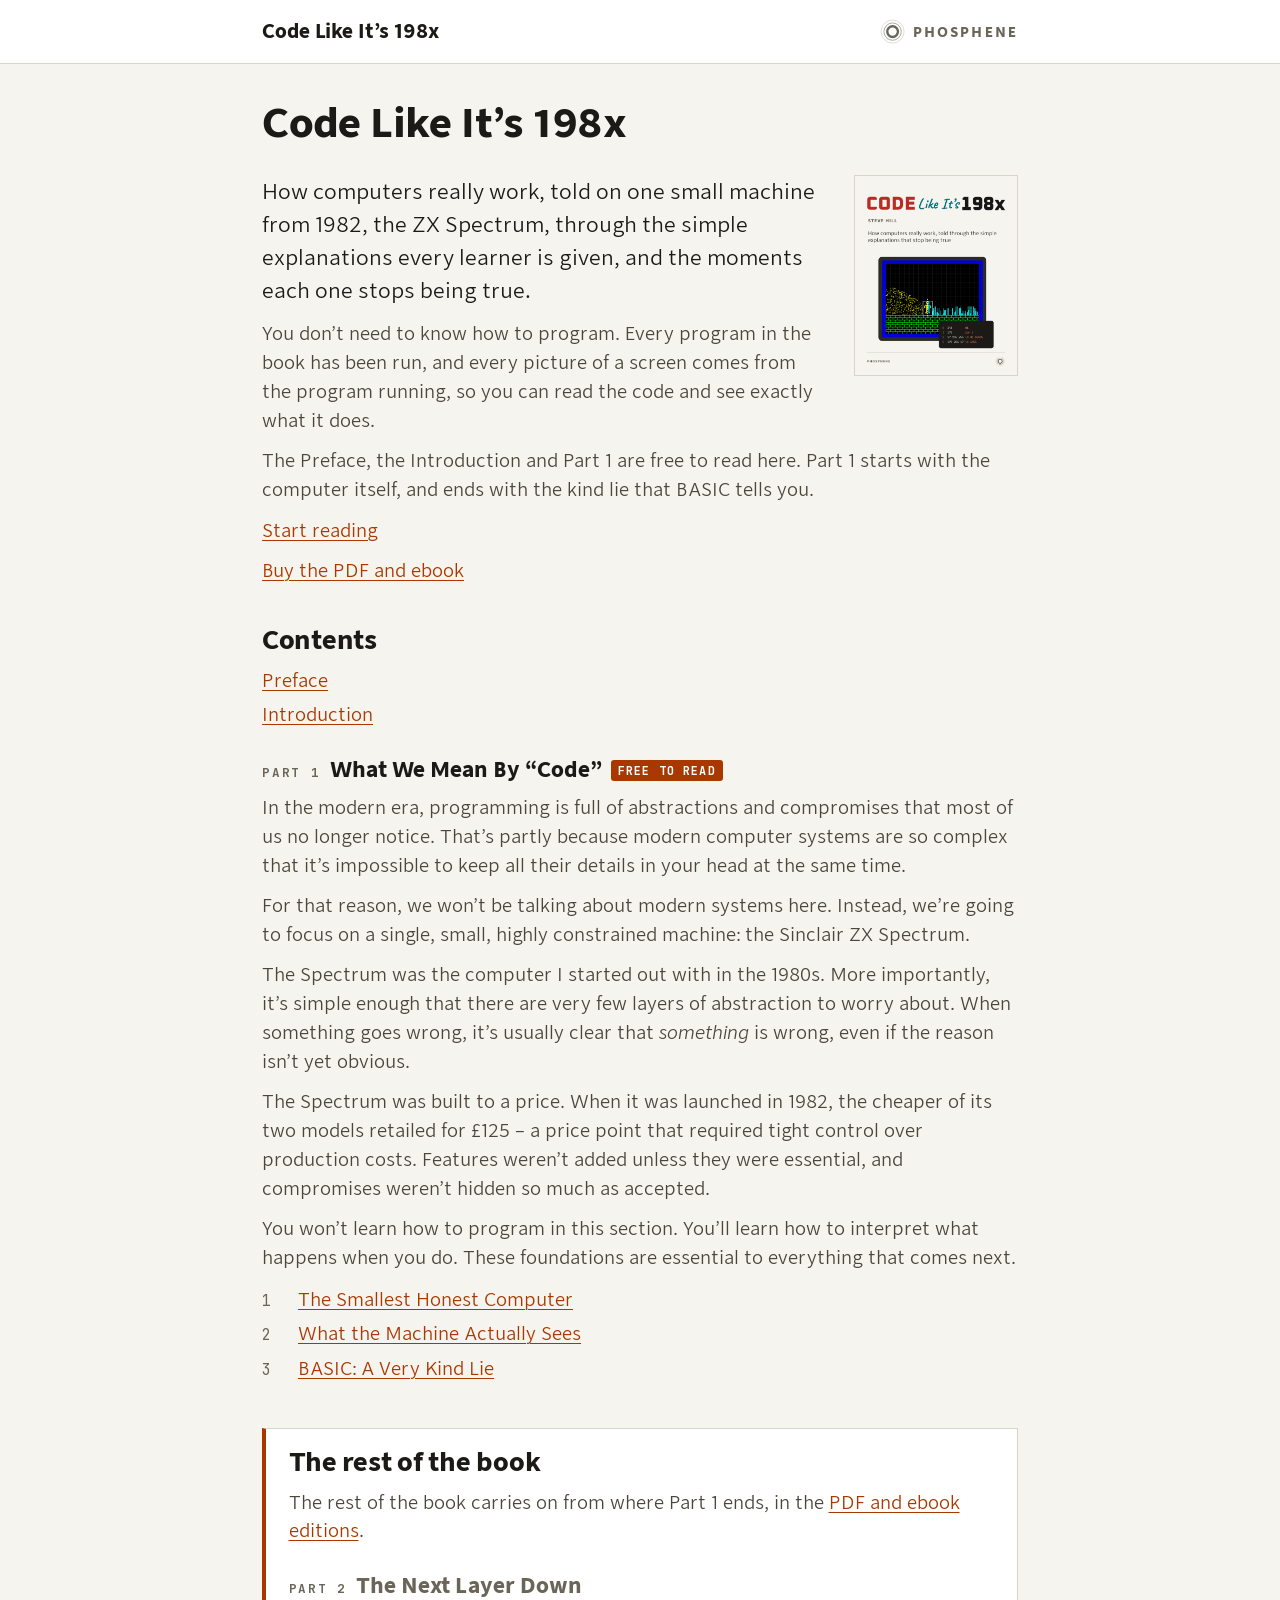
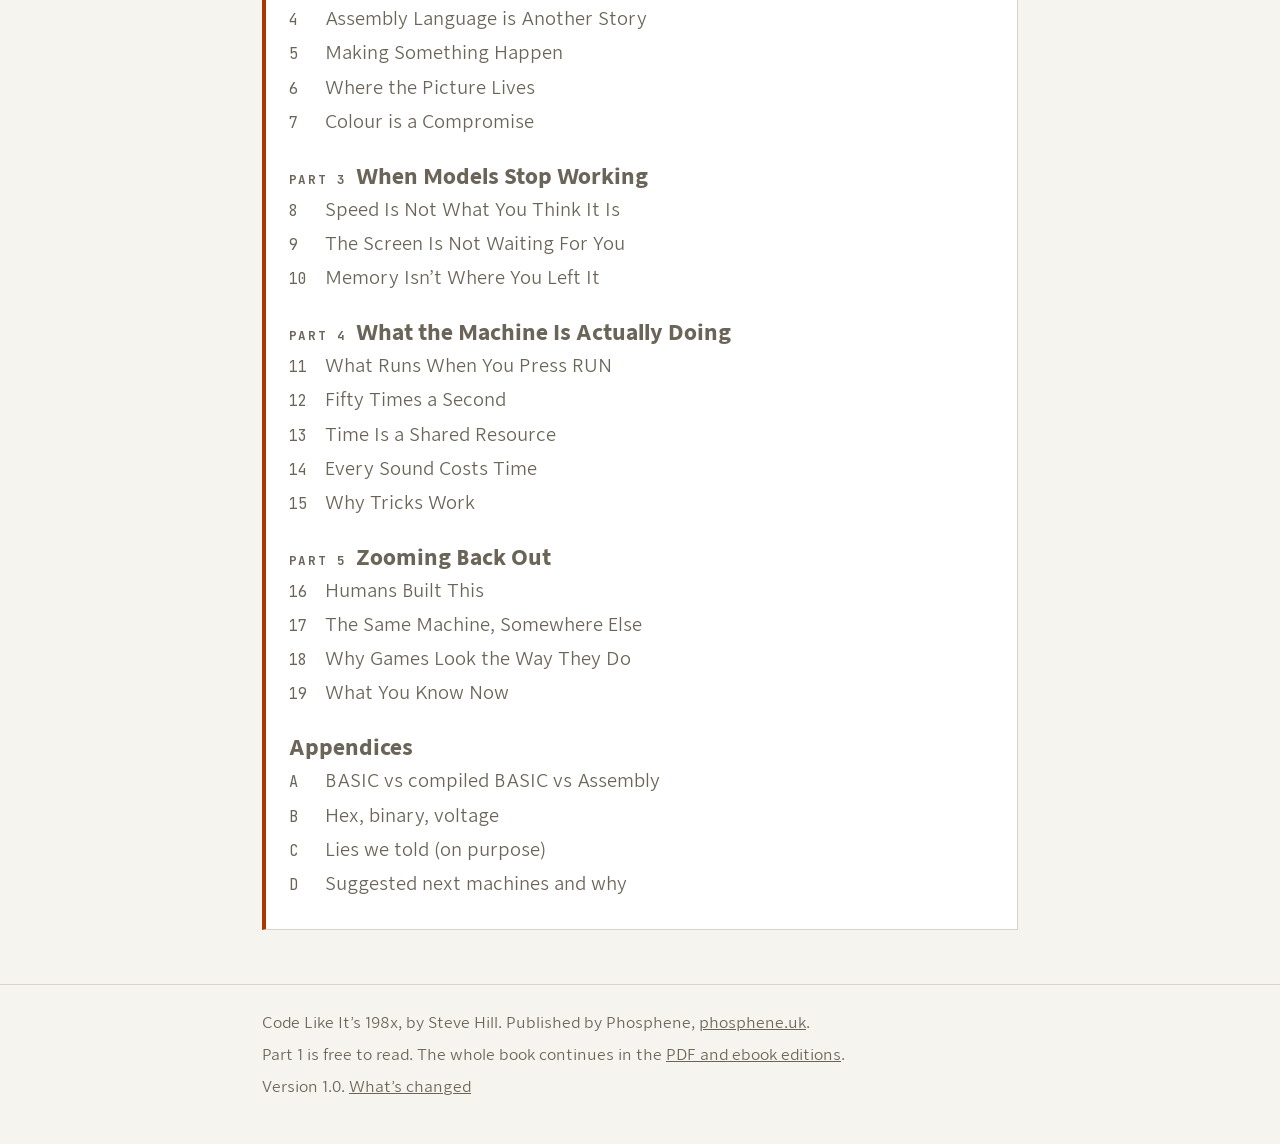
<file: index.html>
<!doctype html>
<html lang="en-GB">
<head>
<meta charset="utf-8">
<meta name="viewport" content="width=device-width, initial-scale=1">
<title>Code Like It’s 198x</title>
<meta name="description" content="How computers really work, told on the ZX Spectrum. The Preface, the Introduction and Part 1 are free to read.">
<meta name="author" content="Steve Hill">
<link rel="icon" href="favicon.svg" type="image/svg+xml">
<link rel="stylesheet" href="styles/book.css">
<link rel="stylesheet" href="styles/web.css">
</head>
<body>
<a class="skip" href="#main">Skip to the content</a>
<header class="site-header"><div class="inner">
<a href="/">Code Like It’s 198x</a>
<span class="imprint"><svg viewBox="0 0 32 32" aria-hidden="true"><g fill="none" stroke="currentColor"><circle cx="16" cy="16" r="6.8" stroke-width="3"/><circle cx="16" cy="16" r="11" stroke-width="1.2" opacity=".6"/><circle cx="16" cy="16" r="14.6" stroke-width=".9" opacity=".3"/></g></svg>Phosphene</span>
</div></header>
<main id="main">
<h1>Code Like It’s 198x</h1>
<img class="cover-thumb" src="cover.jpg" alt="The cover of Code Like It’s 198x">
<p class="lede">How computers really work, told on one small machine from 1982, the ZX Spectrum, through the simple explanations every learner is given, and the moments each one stops being true.</p>
<p>You don’t need to know how to program. Every program in the book has been run, and every picture of a screen comes from the program running, so you can read the code and see exactly what it does.</p>
<p>The Preface, the Introduction and Part 1 are free to read here. Part 1 starts with the computer itself, and ends with the kind lie that BASIC tells you.</p>

<p><a href="/preface">Start reading</a></p>
<p><a href="https://leanpub.com/code-like-its-198x">Buy the PDF and ebook</a></p>
<nav class="contents" aria-labelledby="contents-heading"><h2 id="contents-heading">Contents</h2>
<ol><li class="toc-chapter"><a href="/preface">Preface</a></li><li class="toc-chapter"><a href="/introduction">Introduction</a></li></ol>
<ol><li class="toc-part"><span class="num">Part 1</span>What We Mean By “Code”<span class="badge">Free to read</span></li></ol>
<div class="partintro"><div class="paragraph">
<p>In the modern era, programming is full of abstractions and compromises that most of us no longer notice. That’s partly because modern computer systems are so complex that it’s impossible to keep all their details in your head at the same time.</p>
</div>
<div class="paragraph">
<p>For that reason, we won’t be talking about modern systems here. Instead, we’re going to focus on a single, small, highly constrained machine: the Sinclair ZX Spectrum.</p>
</div>
<div class="paragraph">
<p>The Spectrum was the computer I started out with in the 1980s. More importantly, it’s simple enough that there are very few layers of abstraction to worry about. When something goes wrong, it’s usually clear that <em>something</em> is wrong, even if the reason isn’t yet obvious.</p>
</div>
<div class="paragraph">
<p>The Spectrum was built to a price. When it was launched in 1982, the cheaper of its two models retailed for £125 – a price point that required tight control over production costs. Features weren’t added unless they were essential, and compromises weren’t hidden so much as accepted.</p>
</div>
<div class="paragraph">
<p>You won’t learn how to program in this section. You’ll learn how to interpret what happens when you do. These foundations are essential to everything that comes next.</p>
</div></div>
<ol><li class="toc-chapter"><span class="num">1</span><a href="/the-smallest-honest-computer">The Smallest Honest Computer</a></li><li class="toc-chapter"><span class="num">2</span><a href="/what-the-machine-actually-sees">What the Machine Actually Sees</a></li><li class="toc-chapter"><span class="num">3</span><a href="/basic-a-very-kind-lie">BASIC: A Very Kind Lie</a></li></ol>
<div class="full-book"><h2>The rest of the book</h2><p>The rest of the book carries on from where Part 1 ends, in the <a href="https://leanpub.com/code-like-its-198x">PDF and ebook editions</a>.</p>
<ol><li class="toc-part"><span class="num">Part 2</span><span class="unavailable">The Next Layer Down</span></li><li class="toc-chapter"><span class="num">4</span><span class="unavailable">Assembly Language is Another Story</span></li><li class="toc-chapter"><span class="num">5</span><span class="unavailable">Making Something Happen</span></li><li class="toc-chapter"><span class="num">6</span><span class="unavailable">Where the Picture Lives</span></li><li class="toc-chapter"><span class="num">7</span><span class="unavailable">Colour is a Compromise</span></li><li class="toc-part"><span class="num">Part 3</span><span class="unavailable">When Models Stop Working</span></li><li class="toc-chapter"><span class="num">8</span><span class="unavailable">Speed Is Not What You Think It Is</span></li><li class="toc-chapter"><span class="num">9</span><span class="unavailable">The Screen Is Not Waiting For You</span></li><li class="toc-chapter"><span class="num">10</span><span class="unavailable">Memory Isn’t Where You Left It</span></li><li class="toc-part"><span class="num">Part 4</span><span class="unavailable">What the Machine Is Actually Doing</span></li><li class="toc-chapter"><span class="num">11</span><span class="unavailable">What Runs When You Press RUN</span></li><li class="toc-chapter"><span class="num">12</span><span class="unavailable">Fifty Times a Second</span></li><li class="toc-chapter"><span class="num">13</span><span class="unavailable">Time Is a Shared Resource</span></li><li class="toc-chapter"><span class="num">14</span><span class="unavailable">Every Sound Costs Time</span></li><li class="toc-chapter"><span class="num">15</span><span class="unavailable">Why Tricks Work</span></li><li class="toc-part"><span class="num">Part 5</span><span class="unavailable">Zooming Back Out</span></li><li class="toc-chapter"><span class="num">16</span><span class="unavailable">Humans Built This</span></li><li class="toc-chapter"><span class="num">17</span><span class="unavailable">The Same Machine, Somewhere Else</span></li><li class="toc-chapter"><span class="num">18</span><span class="unavailable">Why Games Look the Way They Do</span></li><li class="toc-chapter"><span class="num">19</span><span class="unavailable">What You Know Now</span></li><li class="toc-part"><span class="unavailable">Appendices</span></li><li class="toc-chapter"><span class="num">A</span><span class="unavailable">BASIC vs compiled BASIC vs Assembly</span></li><li class="toc-chapter"><span class="num">B</span><span class="unavailable">Hex, binary, voltage</span></li><li class="toc-chapter"><span class="num">C</span><span class="unavailable">Lies we told (on purpose)</span></li><li class="toc-chapter"><span class="num">D</span><span class="unavailable">Suggested next machines and why</span></li></ol></div>
</nav>

</main>
<footer class="site-footer"><div class="inner">
<p>Code Like It’s 198x, by Steve Hill. Published by Phosphene, <a href="https://phosphene.uk/">phosphene.uk</a>.</p>
<p>Part 1 is free to read. The whole book continues in the <a href="https://leanpub.com/code-like-its-198x">PDF and ebook editions</a>.</p>
<p>Version 1.0. <a href="/updates">What’s changed</a></p>
</div></footer>
</body>
</html>
</file>
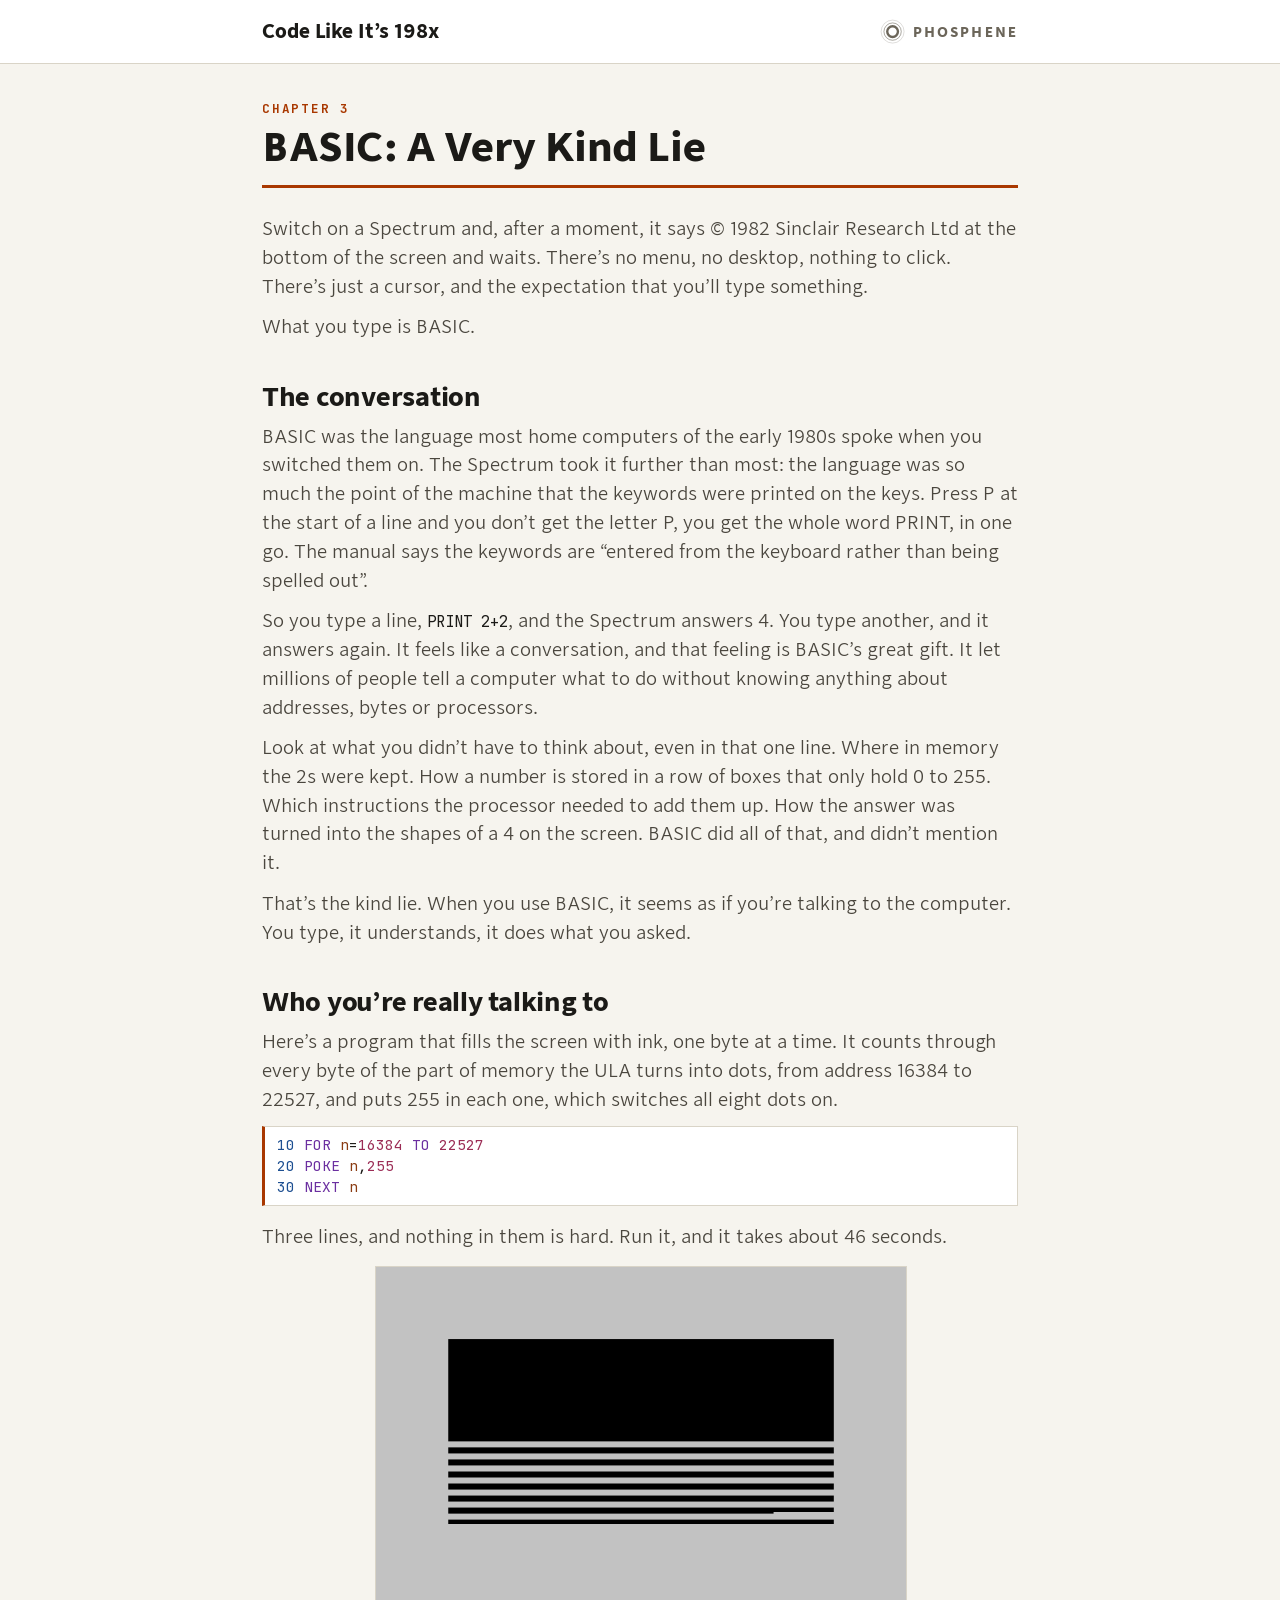
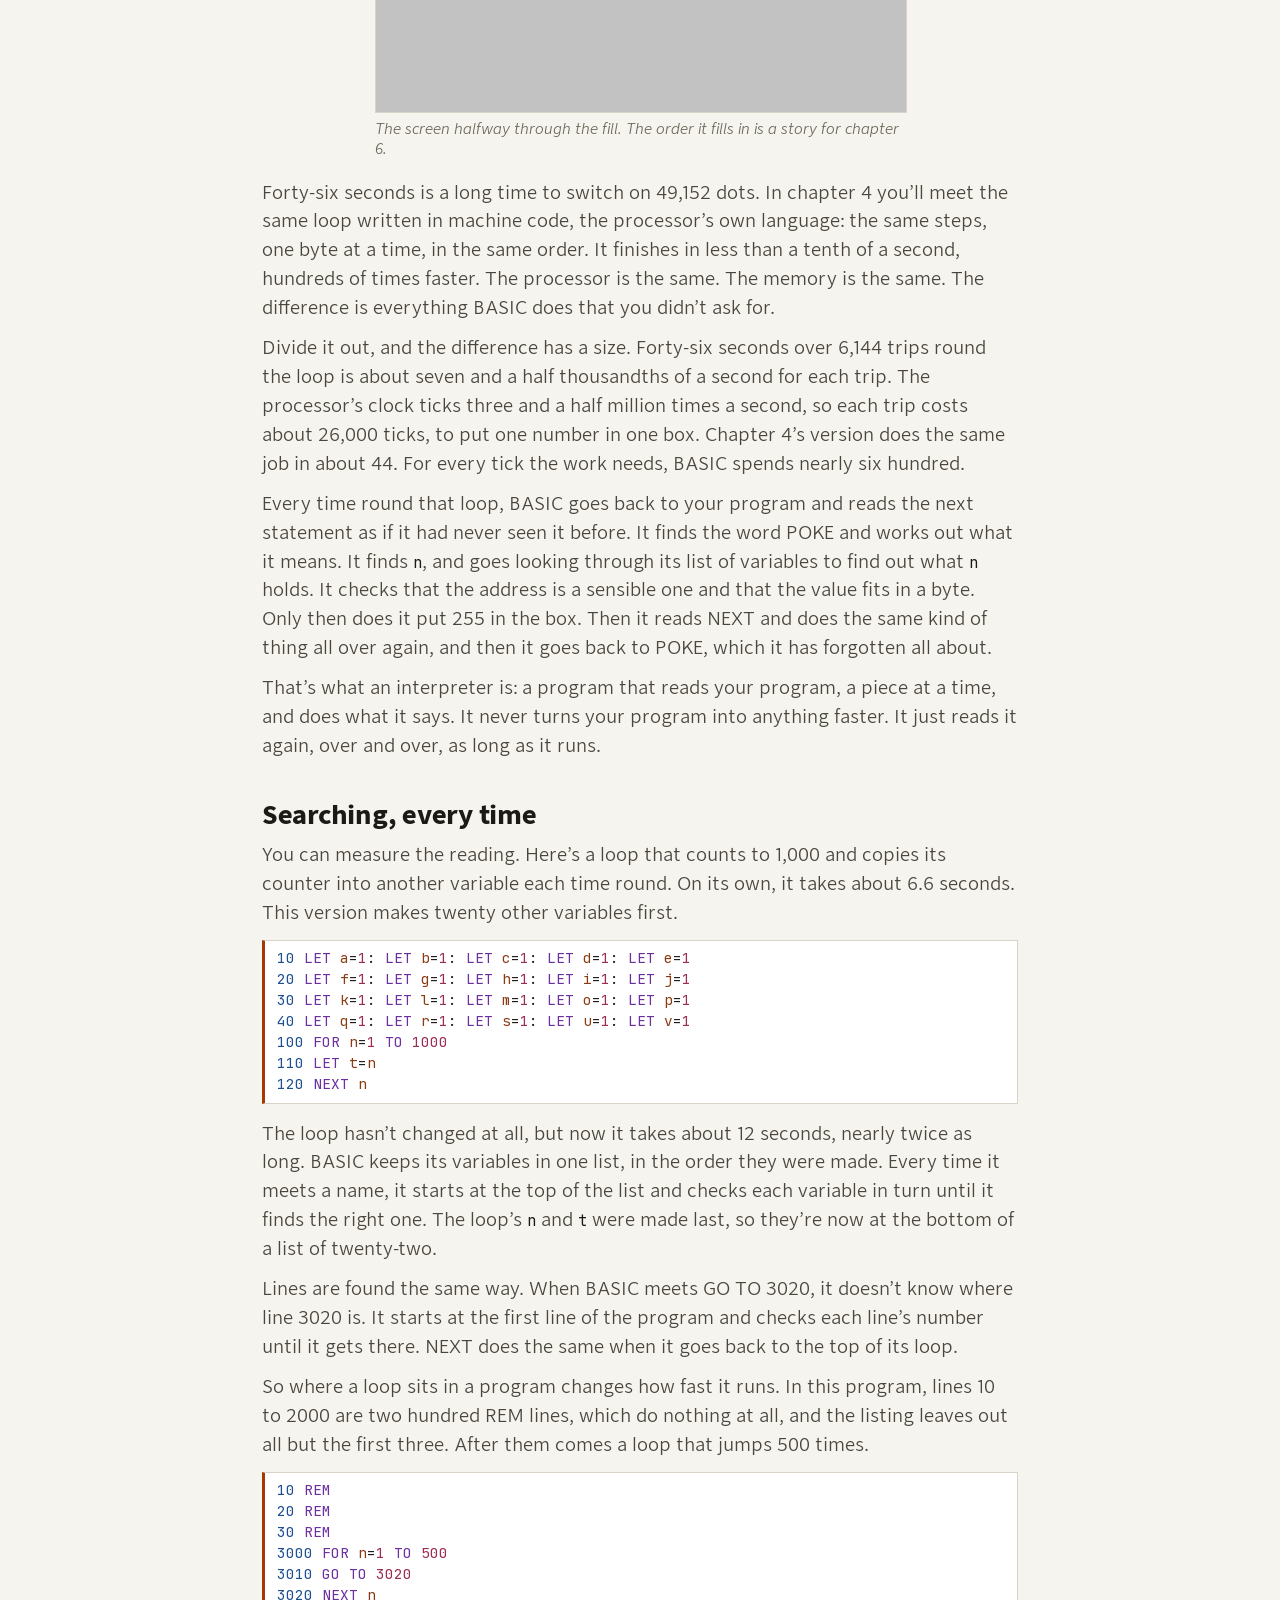
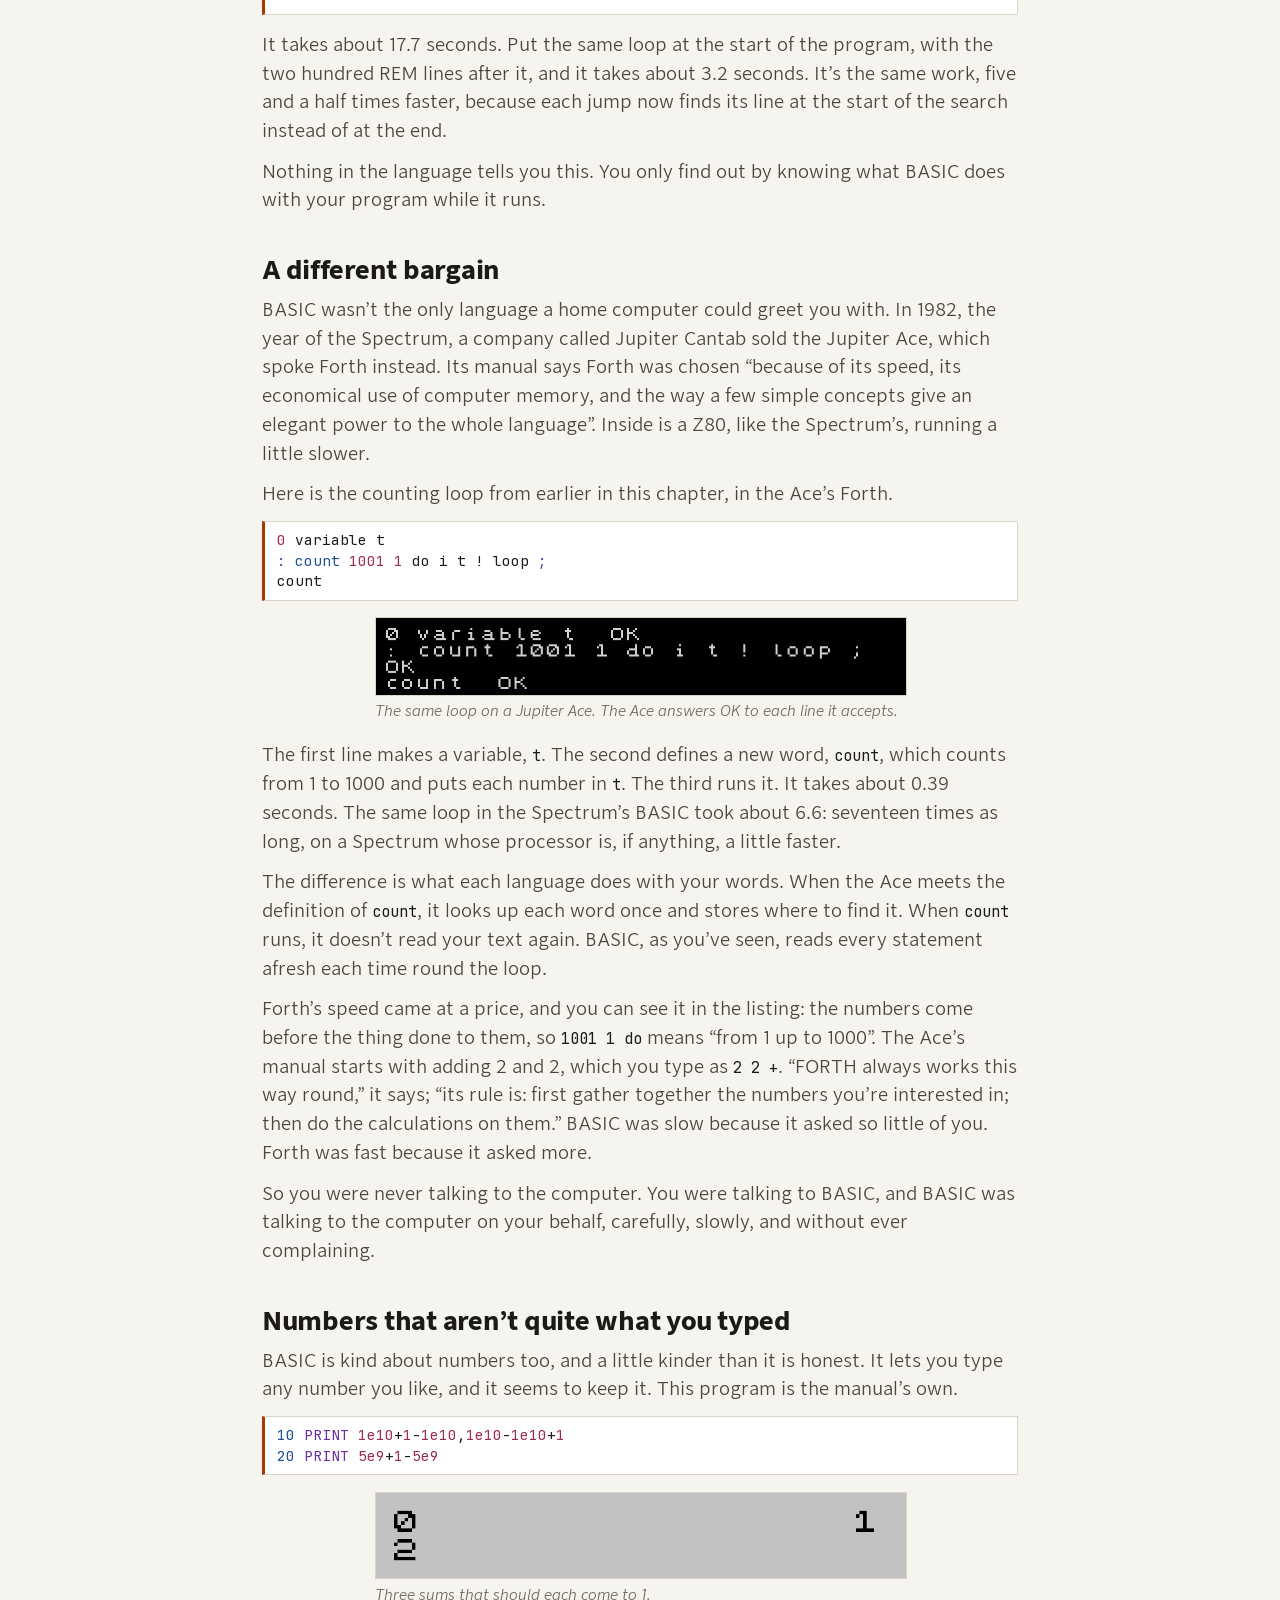
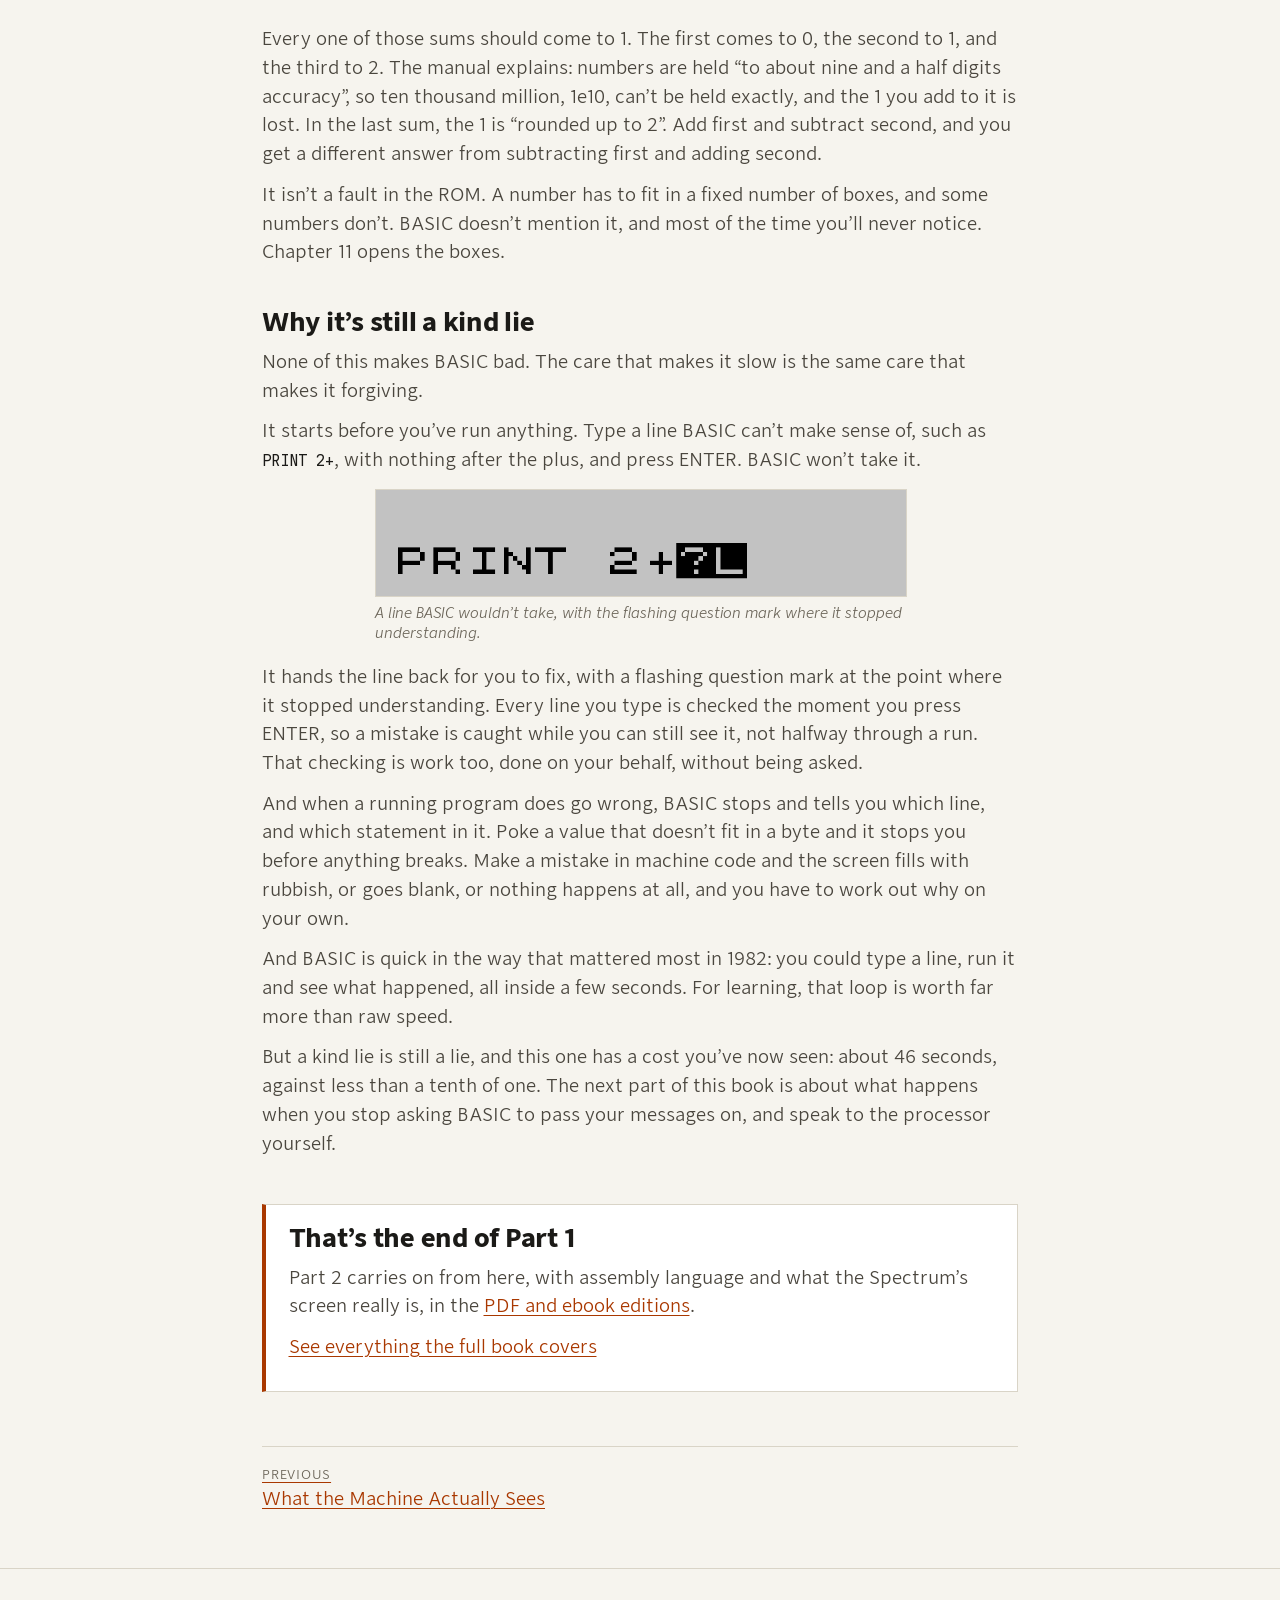
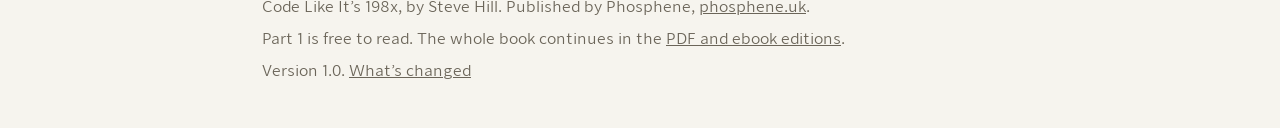
<file: basic-a-very-kind-lie.html>
<!doctype html>
<html lang="en-GB">
<head>
<meta charset="utf-8">
<meta name="viewport" content="width=device-width, initial-scale=1">
<title>BASIC: A Very Kind Lie · Code Like It’s 198x</title>
<meta name="description" content="Chapter 3 of Code Like It’s 198x, free to read.">
<meta name="author" content="Steve Hill">
<link rel="icon" href="favicon.svg" type="image/svg+xml">
<link rel="stylesheet" href="styles/book.css">
<link rel="stylesheet" href="styles/web.css">
</head>
<body>
<a class="skip" href="#main">Skip to the content</a>
<header class="site-header"><div class="inner">
<a href="/">Code Like It’s 198x</a>
<span class="imprint"><svg viewBox="0 0 32 32" aria-hidden="true"><g fill="none" stroke="currentColor"><circle cx="16" cy="16" r="6.8" stroke-width="3"/><circle cx="16" cy="16" r="11" stroke-width="1.2" opacity=".6"/><circle cx="16" cy="16" r="14.6" stroke-width=".9" opacity=".3"/></g></svg>Phosphene</span>
</div></header>
<main id="main">
<div class="sect1">
<h1 class="chapter-title" id="_basic_a_very_kind_lie"><span class="label">Chapter 3</span>BASIC: A Very Kind Lie</h1>
<div class="sectionbody">
<div class="paragraph">
<p>Switch on a Spectrum and, after a moment, it says © 1982 Sinclair Research Ltd at the bottom of the screen and waits. There’s no menu, no desktop, nothing to click. There’s just a cursor, and the expectation that you’ll type something.</p>
</div>
<div class="paragraph">
<p>What you type is BASIC.</p>
</div>
<div class="sect2">
<h2 id="_the_conversation">The conversation</h2>
<div class="paragraph">
<p>BASIC was the language most home computers of the early 1980s spoke when you switched them on. The Spectrum took it further than most: the language was so much the point of the machine that the keywords were printed on the keys. Press P at the start of a line and you don’t get the letter P, you get the whole word PRINT, in one go. The manual says the keywords are “entered from the keyboard rather than being spelled out”.</p>
</div>
<div class="paragraph">
<p>So you type a line, <code>PRINT 2+2</code>, and the Spectrum answers 4. You type another, and it answers again. It feels like a conversation, and that feeling is BASIC’s great gift. It let millions of people tell a computer what to do without knowing anything about addresses, bytes or processors.</p>
</div>
<div class="paragraph">
<p>Look at what you didn’t have to think about, even in that one line. Where in memory the 2s were kept. How a number is stored in a row of boxes that only hold 0 to 255. Which instructions the processor needed to add them up. How the answer was turned into the shapes of a 4 on the screen. BASIC did all of that, and didn’t mention it.</p>
</div>
<div class="paragraph">
<p>That’s the kind lie. When you use BASIC, it seems as if you’re talking to the computer. You type, it understands, it does what you asked.</p>
</div>
</div>
<div class="sect2">
<h2 id="_who_youre_really_talking_to">Who you’re really talking to</h2>
<div class="paragraph lead-in">
<p>Here’s a program that fills the screen with ink, one byte at a time. It counts through every byte of the part of memory the ULA turns into dots, from address 16384 to 22527, and puts 255 in each one, which switches all eight dots on.</p>
</div>
<div class="listingblock">
<div class="content">
<pre class="rouge highlight"><code data-lang="sinclair-basic"><span class="code-keep"><span class="line" style="padding-left: 1.2em; text-indent: -1.2em"><span class="nl">10</span> <span class="k">FOR</span> <span class="nv">n</span><span class="o">=</span><span class="m">16384</span> <span class="k">TO</span> <span class="m">22527</span>
</span><span class="line" style="padding-left: 1.2em; text-indent: -1.2em"><span class="nl">20</span> <span class="k">POKE</span> <span class="nv">n</span><span class="p">,</span><span class="m">255</span>
</span><span class="line" style="padding-left: 1.2em; text-indent: -1.2em"><span class="nl">30</span> <span class="k">NEXT</span> <span class="nv">n</span>
</span></span></code></pre>
</div>
</div>
<div class="paragraph">
<p>Three lines, and nothing in them is hard. Run it, and it takes about 46 seconds.</p>
</div>
<div class="imageblock screen">
<div class="content">
<img src="images/screens/fill-the-screen-halfway.png" alt="A Spectrum screen with its top third solid black and its middle third filled in horizontal stripes">
</div>
<div class="title">The screen halfway through the fill. The order it fills in is a story for chapter 6.</div>
</div>
<div class="paragraph">
<p>Forty-six seconds is a long time to switch on 49,152 dots. In chapter 4 you’ll meet the same loop written in machine code, the processor’s own language: the same steps, one byte at a time, in the same order. It finishes in less than a tenth of a second, hundreds of times faster. The processor is the same. The memory is the same. The difference is everything BASIC does that you didn’t ask for.</p>
</div>
<div class="paragraph">
<p>Divide it out, and the difference has a size. Forty-six seconds over 6,144 trips round the loop is about seven and a half thousandths of a second for each trip. The processor’s clock ticks three and a half million times a second, so each trip costs about 26,000 ticks, to put one number in one box. Chapter 4’s version does the same job in about 44. For every tick the work needs, BASIC spends nearly six hundred.</p>
</div>
<div class="paragraph">
<p>Every time round that loop, BASIC goes back to your program and reads the next statement as if it had never seen it before. It finds the word POKE and works out what it means. It finds <code>n</code>, and goes looking through its list of variables to find out what <code>n</code> holds. It checks that the address is a sensible one and that the value fits in a byte. Only then does it put 255 in the box. Then it reads NEXT and does the same kind of thing all over again, and then it goes back to POKE, which it has forgotten all about.</p>
</div>
<div class="paragraph">
<p>That’s what an interpreter is: a program that reads your program, a piece at a time, and does what it says. It never turns your program into anything faster. It just reads it again, over and over, as long as it runs.</p>
</div>
</div>
<div class="sect2">
<h2 id="_searching_every_time">Searching, every time</h2>
<div class="paragraph lead-in">
<p>You can measure the reading. Here’s a loop that counts to 1,000 and copies its counter into another variable each time round. On its own, it takes about 6.6 seconds. This version makes twenty other variables first.</p>
</div>
<div class="listingblock">
<div class="content">
<pre class="rouge highlight"><code data-lang="sinclair-basic"><span class="code-keep"><span class="line" style="padding-left: 1.2em; text-indent: -1.2em"><span class="nl">10</span> <span class="k">LET</span> <span class="nv">a</span><span class="o">=</span><span class="m">1</span><span class="p">:</span> <span class="k">LET</span> <span class="nv">b</span><span class="o">=</span><span class="m">1</span><span class="p">:</span> <span class="k">LET</span> <span class="nv">c</span><span class="o">=</span><span class="m">1</span><span class="p">:</span> <span class="k">LET</span> <span class="nv">d</span><span class="o">=</span><span class="m">1</span><span class="p">:</span> <span class="k">LET</span> <span class="nv">e</span><span class="o">=</span><span class="m">1</span>
</span><span class="line" style="padding-left: 1.2em; text-indent: -1.2em"><span class="nl">20</span> <span class="k">LET</span> <span class="nv">f</span><span class="o">=</span><span class="m">1</span><span class="p">:</span> <span class="k">LET</span> <span class="nv">g</span><span class="o">=</span><span class="m">1</span><span class="p">:</span> <span class="k">LET</span> <span class="nv">h</span><span class="o">=</span><span class="m">1</span><span class="p">:</span> <span class="k">LET</span> <span class="nv">i</span><span class="o">=</span><span class="m">1</span><span class="p">:</span> <span class="k">LET</span> <span class="nv">j</span><span class="o">=</span><span class="m">1</span>
</span><span class="line" style="padding-left: 1.2em; text-indent: -1.2em"><span class="nl">30</span> <span class="k">LET</span> <span class="nv">k</span><span class="o">=</span><span class="m">1</span><span class="p">:</span> <span class="k">LET</span> <span class="nv">l</span><span class="o">=</span><span class="m">1</span><span class="p">:</span> <span class="k">LET</span> <span class="nv">m</span><span class="o">=</span><span class="m">1</span><span class="p">:</span> <span class="k">LET</span> <span class="nv">o</span><span class="o">=</span><span class="m">1</span><span class="p">:</span> <span class="k">LET</span> <span class="nv">p</span><span class="o">=</span><span class="m">1</span>
</span></span><span class="line" style="padding-left: 1.2em; text-indent: -1.2em"><span class="nl">40</span> <span class="k">LET</span> <span class="nv">q</span><span class="o">=</span><span class="m">1</span><span class="p">:</span> <span class="k">LET</span> <span class="nv">r</span><span class="o">=</span><span class="m">1</span><span class="p">:</span> <span class="k">LET</span> <span class="nv">s</span><span class="o">=</span><span class="m">1</span><span class="p">:</span> <span class="k">LET</span> <span class="nv">u</span><span class="o">=</span><span class="m">1</span><span class="p">:</span> <span class="k">LET</span> <span class="nv">v</span><span class="o">=</span><span class="m">1</span>
</span><span class="code-keep"><span class="line" style="padding-left: 1.2em; text-indent: -1.2em"><span class="nl">100</span> <span class="k">FOR</span> <span class="nv">n</span><span class="o">=</span><span class="m">1</span> <span class="k">TO</span> <span class="m">1000</span>
</span><span class="line" style="padding-left: 1.2em; text-indent: -1.2em"><span class="nl">110</span> <span class="k">LET</span> <span class="nv">t</span><span class="o">=</span><span class="nv">n</span>
</span><span class="line" style="padding-left: 1.2em; text-indent: -1.2em"><span class="nl">120</span> <span class="k">NEXT</span> <span class="nv">n</span>
</span></span></code></pre>
</div>
</div>
<div class="paragraph">
<p>The loop hasn’t changed at all, but now it takes about 12 seconds, nearly twice as long. BASIC keeps its variables in one list, in the order they were made. Every time it meets a name, it starts at the top of the list and checks each variable in turn until it finds the right one. The loop’s <code>n</code> and <code>t</code> were made last, so they’re now at the bottom of a list of twenty-two.</p>
</div>
<div class="paragraph">
<p>Lines are found the same way. When BASIC meets GO TO 3020, it doesn’t know where line 3020 is. It starts at the first line of the program and checks each line’s number until it gets there. NEXT does the same when it goes back to the top of its loop.</p>
</div>
<div class="paragraph lead-in">
<p>So where a loop sits in a program changes how fast it runs. In this program, lines 10 to 2000 are two hundred REM lines, which do nothing at all, and the listing leaves out all but the first three. After them comes a loop that jumps 500 times.</p>
</div>
<div class="listingblock">
<div class="content">
<pre class="rouge highlight"><code data-lang="sinclair-basic"><span class="code-keep"><span class="line" style="padding-left: 1.2em; text-indent: -1.2em"><span class="nl">10</span> <span class="k">REM</span>
</span><span class="line" style="padding-left: 1.2em; text-indent: -1.2em"><span class="nl">20</span> <span class="k">REM</span>
</span><span class="line" style="padding-left: 1.2em; text-indent: -1.2em"><span class="nl">30</span> <span class="k">REM</span>
</span><span class="line" style="padding-left: 1.2em; text-indent: -1.2em"><span class="nl">3000</span> <span class="k">FOR</span> <span class="nv">n</span><span class="o">=</span><span class="m">1</span> <span class="k">TO</span> <span class="m">500</span>
</span><span class="line" style="padding-left: 1.2em; text-indent: -1.2em"><span class="nl">3010</span> <span class="k">GO TO</span> <span class="m">3020</span>
</span><span class="line" style="padding-left: 1.2em; text-indent: -1.2em"><span class="nl">3020</span> <span class="k">NEXT</span> <span class="nv">n</span>
</span></span></code></pre>
</div>
</div>
<div class="paragraph">
<p>It takes about 17.7 seconds. Put the same loop at the start of the program, with the two hundred REM lines after it, and it takes about 3.2 seconds. It’s the same work, five and a half times faster, because each jump now finds its line at the start of the search instead of at the end.</p>
</div>
<div class="paragraph">
<p>Nothing in the language tells you this. You only find out by knowing what BASIC does with your program while it runs.</p>
</div>
</div>
<div class="sect2">
<h2 id="_a_different_bargain">A different bargain</h2>
<div class="paragraph">
<p>BASIC wasn’t the only language a home computer could greet you with. In 1982, the year of the Spectrum, a company called Jupiter Cantab sold the Jupiter Ace, which spoke Forth instead. Its manual says Forth was chosen “because of its speed, its economical use of computer memory, and the way a few simple concepts give an elegant power to the whole language”. Inside is a Z80, like the Spectrum’s, running a little slower.</p>
</div>
<div class="paragraph lead-in">
<p>Here is the counting loop from earlier in this chapter, in the Ace’s Forth.</p>
</div>
<div class="listingblock">
<div class="content">
<pre class="rouge highlight"><code data-lang="forth"><span class="code-keep"><span class="line" style="padding-left: 1.2em; text-indent: -1.2em"><span class="mi">0</span> <span class="n">variable</span> <span class="n">t</span>
</span><span class="line" style="padding-left: 1.2em; text-indent: -1.2em"><span class="k">:</span> <span class="nf">count</span> <span class="mi">1001</span> <span class="mi">1</span> <span class="n">do</span> <span class="n">i</span> <span class="n">t</span> <span class="n">!</span> <span class="n">loop</span> <span class="k">;</span>
</span><span class="line" style="padding-left: 1.2em; text-indent: -1.2em"><span class="n">count</span>
</span></span></code></pre>
</div>
</div>
<div class="imageblock screen">
<div class="content">
<img src="images/screens/count-in-forth.png" alt="The top of a Jupiter Ace screen, white text on black: 0 variable t OK, then the definition of count, OK, then count OK">
</div>
<div class="title">The same loop on a Jupiter Ace. The Ace answers OK to each line it accepts.</div>
</div>
<div class="paragraph">
<p>The first line makes a variable, <code>t</code>. The second defines a new word, <code>count</code>, which counts from 1 to 1000 and puts each number in <code>t</code>. The third runs it. It takes about 0.39 seconds. The same loop in the Spectrum’s BASIC took about 6.6: seventeen times as long, on a Spectrum whose processor is, if anything, a little faster.</p>
</div>
<div class="paragraph">
<p>The difference is what each language does with your words. When the Ace meets the definition of <code>count</code>, it looks up each word once and stores where to find it. When <code>count</code> runs, it doesn’t read your text again. BASIC, as you’ve seen, reads every statement afresh each time round the loop.</p>
</div>
<div class="paragraph">
<p>Forth’s speed came at a price, and you can see it in the listing: the numbers come before the thing done to them, so <code>1001 1 do</code> means “from 1 up to 1000”. The Ace’s manual starts with adding 2 and 2, which you type as <code>2 2 +</code>. “FORTH always works this way round,” it says; “its rule is: first gather together the numbers you’re interested in; then do the calculations on them.” BASIC was slow because it asked so little of you. Forth was fast because it asked more.</p>
</div>
<div class="paragraph">
<p>So you were never talking to the computer. You were talking to BASIC, and BASIC was talking to the computer on your behalf, carefully, slowly, and without ever complaining.</p>
</div>
</div>
<div class="sect2">
<h2 id="_numbers_that_arent_quite_what_you_typed">Numbers that aren’t quite what you typed</h2>
<div class="paragraph lead-in">
<p>BASIC is kind about numbers too, and a little kinder than it is honest. It lets you type any number you like, and it seems to keep it. This program is the manual’s own.</p>
</div>
<div class="listingblock">
<div class="content">
<pre class="rouge highlight"><code data-lang="sinclair-basic"><span class="code-keep"><span class="line" style="padding-left: 1.2em; text-indent: -1.2em"><span class="nl">10</span> <span class="k">PRINT</span> <span class="m">1e10</span><span class="o">+</span><span class="m">1</span><span class="o">-</span><span class="m">1e10</span><span class="p">,</span><span class="m">1e10</span><span class="o">-</span><span class="m">1e10</span><span class="o">+</span><span class="m">1</span>
</span><span class="line" style="padding-left: 1.2em; text-indent: -1.2em"><span class="nl">20</span> <span class="k">PRINT</span> <span class="m">5e9</span><span class="o">+</span><span class="m">1</span><span class="o">-</span><span class="m">5e9</span>
</span></span></code></pre>
</div>
</div>
<div class="imageblock screen">
<div class="content">
<img src="images/screens/not-quite-numbers.png" alt="The top of a Spectrum screen showing 0 and 1 on the first line and 2 on the second">
</div>
<div class="title">Three sums that should each come to 1.</div>
</div>
<div class="paragraph">
<p>Every one of those sums should come to 1. The first comes to 0, the second to 1, and the third to 2. The manual explains: numbers are held “to about nine and a half digits accuracy”, so ten thousand million, 1e10, can’t be held exactly, and the 1 you add to it is lost. In the last sum, the 1 is “rounded up to 2”. Add first and subtract second, and you get a different answer from subtracting first and adding second.</p>
</div>
<div class="paragraph">
<p>It isn’t a fault in the ROM. A number has to fit in a fixed number of boxes, and some numbers don’t. BASIC doesn’t mention it, and most of the time you’ll never notice. Chapter 11 opens the boxes.</p>
</div>
</div>
<div class="sect2">
<h2 id="_why_its_still_a_kind_lie">Why it’s still a kind lie</h2>
<div class="paragraph">
<p>None of this makes BASIC bad. The care that makes it slow is the same care that makes it forgiving.</p>
</div>
<div class="paragraph">
<p>It starts before you’ve run anything. Type a line BASIC can’t make sense of, such as <code>PRINT 2+</code>, with nothing after the plus, and press ENTER. BASIC won’t take it.</p>
</div>
<div class="imageblock screen">
<div class="content">
<img src="images/screens/syntax-error.png" alt="The bottom line of a Spectrum screen reading PRINT 2+, followed by an inverted question mark and an inverted L">
</div>
<div class="title">A line BASIC wouldn’t take, with the flashing question mark where it stopped understanding.</div>
</div>
<div class="paragraph">
<p>It hands the line back for you to fix, with a flashing question mark at the point where it stopped understanding. Every line you type is checked the moment you press ENTER, so a mistake is caught while you can still see it, not halfway through a run. That checking is work too, done on your behalf, without being asked.</p>
</div>
<div class="paragraph">
<p>And when a running program does go wrong, BASIC stops and tells you which line, and which statement in it. Poke a value that doesn’t fit in a byte and it stops you before anything breaks. Make a mistake in machine code and the screen fills with rubbish, or goes blank, or nothing happens at all, and you have to work out why on your own.</p>
</div>
<div class="paragraph">
<p>And BASIC is quick in the way that mattered most in 1982: you could type a line, run it and see what happened, all inside a few seconds. For learning, that loop is worth far more than raw speed.</p>
</div>
<div class="paragraph">
<p>But a kind lie is still a lie, and this one has a cost you’ve now seen: about 46 seconds, against less than a tenth of one. The next part of this book is about what happens when you stop asking BASIC to pass your messages on, and speak to the processor yourself.</p>
</div>
</div>
</div>
</div><section class="end-of-sample"><h2>That’s the end of Part 1</h2>
<p>Part 2 carries on from here, with assembly language and what the Spectrum’s screen really is, in the <a href="https://leanpub.com/code-like-its-198x">PDF and ebook editions</a>.</p>
<p><a href="/">See everything the full book covers</a></p></section>
<nav class="chapter-nav" aria-label="Chapters"><a class="prev" href="/what-the-machine-actually-sees"><small>Previous</small>What the Machine Actually Sees</a></nav>
</main>
<footer class="site-footer"><div class="inner">
<p>Code Like It’s 198x, by Steve Hill. Published by Phosphene, <a href="https://phosphene.uk/">phosphene.uk</a>.</p>
<p>Part 1 is free to read. The whole book continues in the <a href="https://leanpub.com/code-like-its-198x">PDF and ebook editions</a>.</p>
<p>Version 1.0. <a href="/updates">What’s changed</a></p>
</div></footer>
</body>
</html>
</file>
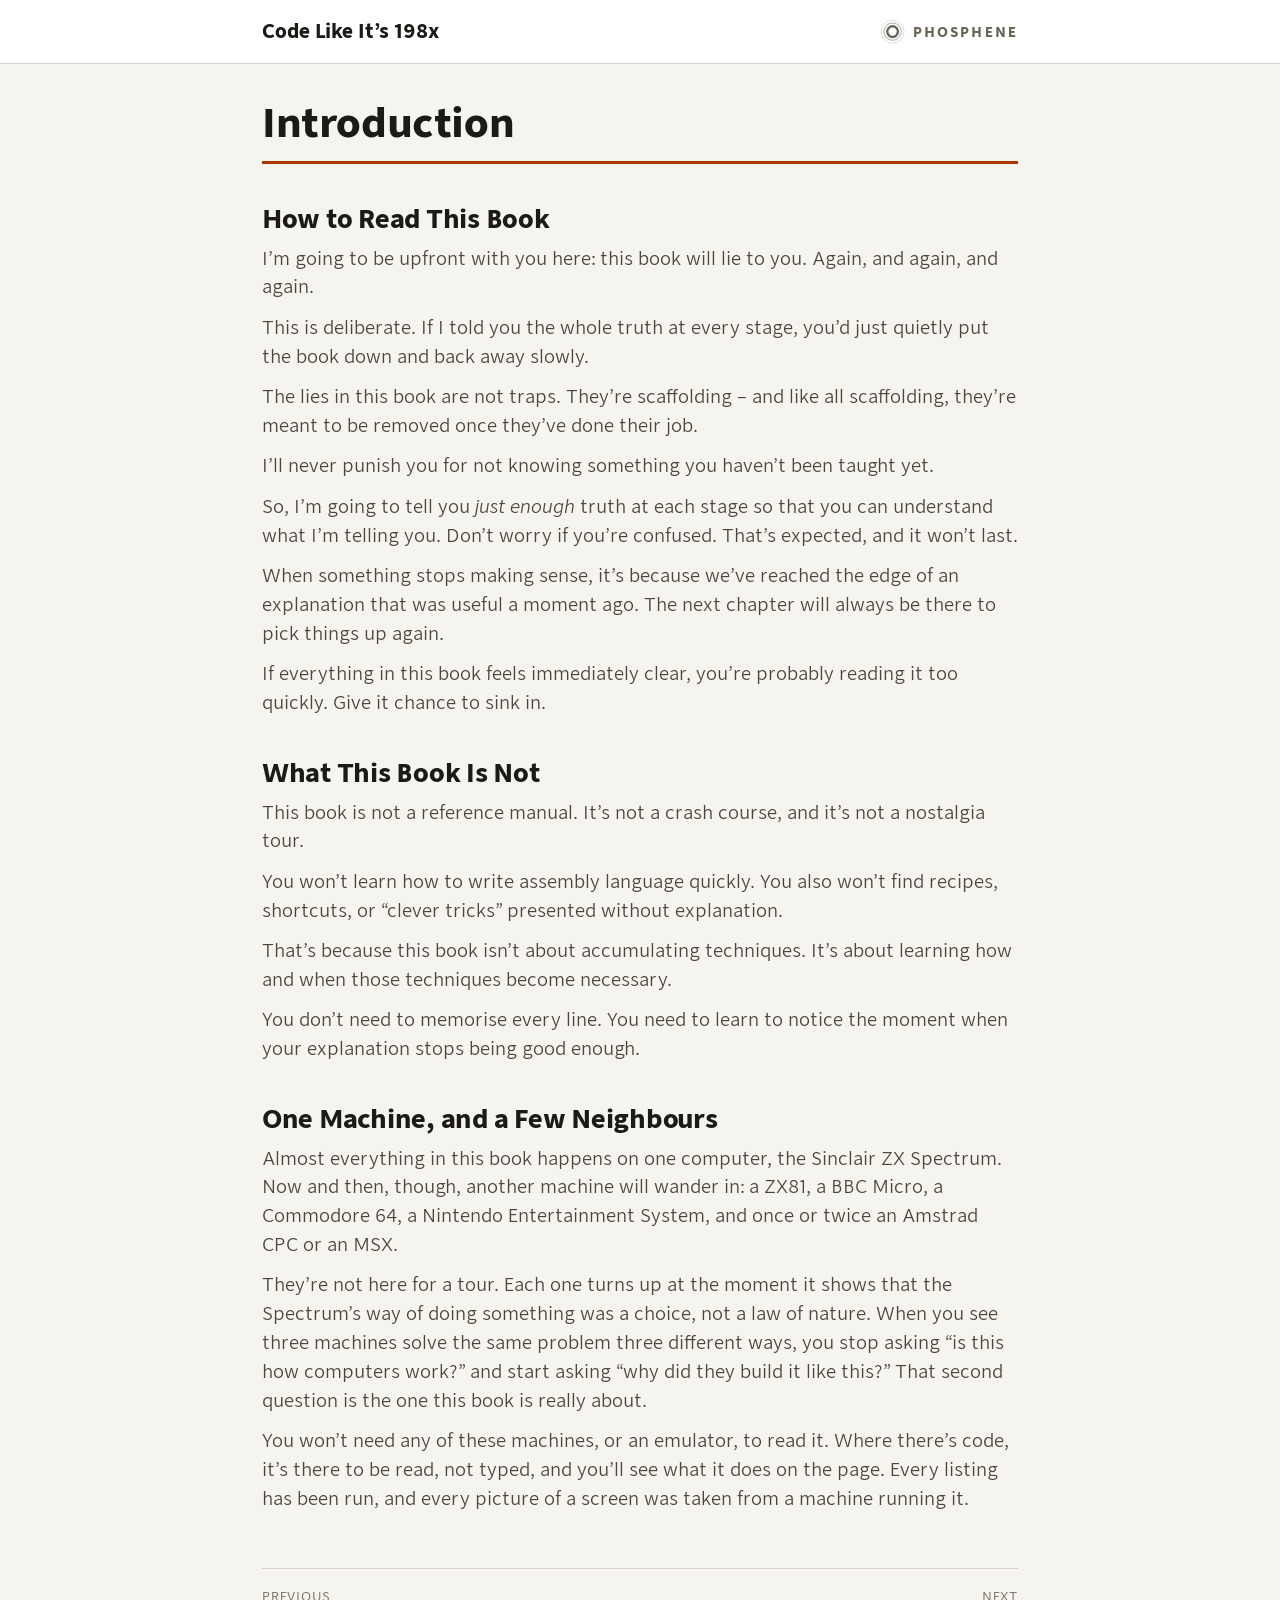
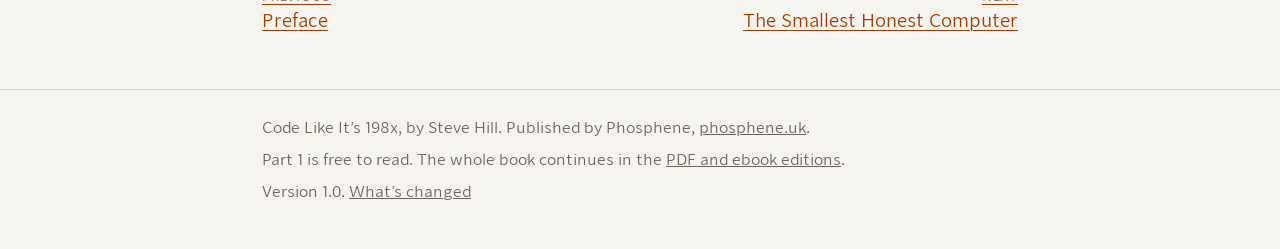
<file: introduction.html>
<!doctype html>
<html lang="en-GB">
<head>
<meta charset="utf-8">
<meta name="viewport" content="width=device-width, initial-scale=1">
<title>Introduction · Code Like It’s 198x</title>
<meta name="description" content="Introduction of Code Like It’s 198x, free to read.">
<meta name="author" content="Steve Hill">
<link rel="icon" href="favicon.svg" type="image/svg+xml">
<link rel="stylesheet" href="styles/book.css">
<link rel="stylesheet" href="styles/web.css">
</head>
<body>
<a class="skip" href="#main">Skip to the content</a>
<header class="site-header"><div class="inner">
<a href="/">Code Like It’s 198x</a>
<span class="imprint"><svg viewBox="0 0 32 32" aria-hidden="true"><g fill="none" stroke="currentColor"><circle cx="16" cy="16" r="6.8" stroke-width="3"/><circle cx="16" cy="16" r="11" stroke-width="1.2" opacity=".6"/><circle cx="16" cy="16" r="14.6" stroke-width=".9" opacity=".3"/></g></svg>Phosphene</span>
</div></header>
<main id="main">
<div class="sect1">
<h1 class="chapter-title" id="_introduction">Introduction</h1>
<div class="sectionbody">
<div class="sect2">
<h2 id="_how_to_read_this_book">How to Read This Book</h2>
<div class="paragraph">
<p>I’m going to be upfront with you here: this book will lie to you. Again, and again, and again.</p>
</div>
<div class="paragraph">
<p>This is deliberate. If I told you the whole truth at every stage, you’d just quietly put the book down and back away slowly.</p>
</div>
<div class="paragraph">
<p>The lies in this book are not traps. They’re scaffolding – and like all scaffolding, they’re meant to be removed once they’ve done their job.</p>
</div>
<div class="paragraph">
<p>I’ll never punish you for not knowing something you haven’t been taught yet.</p>
</div>
<div class="paragraph">
<p>So, I’m going to tell you <em>just enough</em> truth at each stage so that you can understand what I’m telling you. Don’t worry if you’re confused. That’s expected, and it won’t last.</p>
</div>
<div class="paragraph">
<p>When something stops making sense, it’s because we’ve reached the edge of an explanation that was useful a moment ago. The next chapter will always be there to pick things up again.</p>
</div>
<div class="paragraph">
<p>If everything in this book feels immediately clear, you’re probably reading it too quickly. Give it chance to sink in.</p>
</div>
</div>
<div class="sect2">
<h2 id="_what_this_book_is_not">What This Book Is Not</h2>
<div class="paragraph">
<p>This book is not a reference manual. It’s not a crash course, and it’s not a nostalgia tour.</p>
</div>
<div class="paragraph">
<p>You won’t learn how to write assembly language quickly. You also won’t find recipes, shortcuts, or “clever tricks” presented without explanation.</p>
</div>
<div class="paragraph">
<p>That’s because this book isn’t about accumulating techniques. It’s about learning how and when those techniques become necessary.</p>
</div>
<div class="paragraph">
<p>You don’t need to memorise every line. You need to learn to notice the moment when your explanation stops being good enough.</p>
</div>
</div>
<div class="sect2">
<h2 id="_one_machine_and_a_few_neighbours">One Machine, and a Few Neighbours</h2>
<div class="paragraph">
<p>Almost everything in this book happens on one computer, the Sinclair ZX Spectrum. Now and then, though, another machine will wander in: a ZX81, a BBC Micro, a Commodore 64, a Nintendo Entertainment System, and once or twice an Amstrad CPC or an MSX.</p>
</div>
<div class="paragraph">
<p>They’re not here for a tour. Each one turns up at the moment it shows that the Spectrum’s way of doing something was a choice, not a law of nature. When you see three machines solve the same problem three different ways, you stop asking “is this how computers work?” and start asking “why did they build it like this?” That second question is the one this book is really about.</p>
</div>
<div class="paragraph">
<p>You won’t need any of these machines, or an emulator, to read it. Where there’s code, it’s there to be read, not typed, and you’ll see what it does on the page. Every listing has been run, and every picture of a screen was taken from a machine running it.</p>
</div>
</div>
</div>
</div><nav class="chapter-nav" aria-label="Chapters"><a class="prev" href="/preface"><small>Previous</small>Preface</a><a class="next" href="/the-smallest-honest-computer"><small>Next</small>The Smallest Honest Computer</a></nav>
</main>
<footer class="site-footer"><div class="inner">
<p>Code Like It’s 198x, by Steve Hill. Published by Phosphene, <a href="https://phosphene.uk/">phosphene.uk</a>.</p>
<p>Part 1 is free to read. The whole book continues in the <a href="https://leanpub.com/code-like-its-198x">PDF and ebook editions</a>.</p>
<p>Version 1.0. <a href="/updates">What’s changed</a></p>
</div></footer>
</body>
</html>
</file>
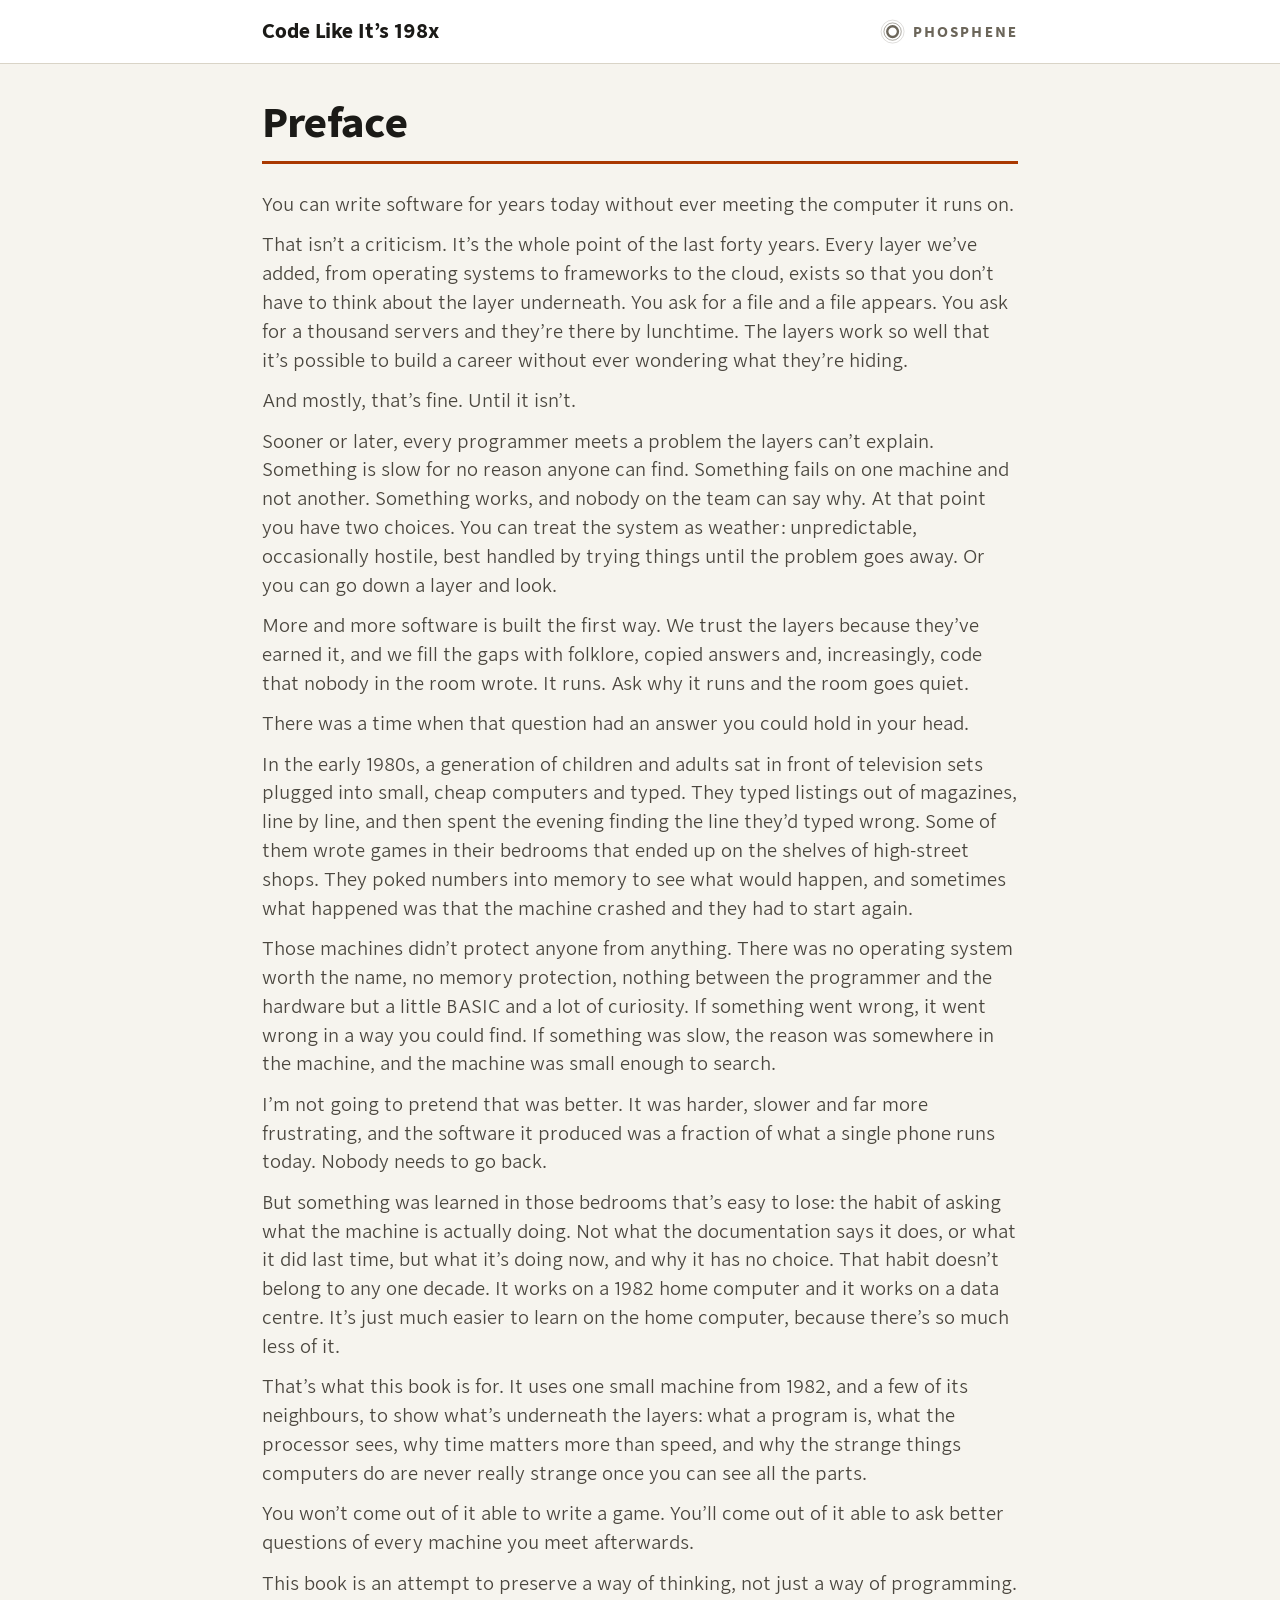
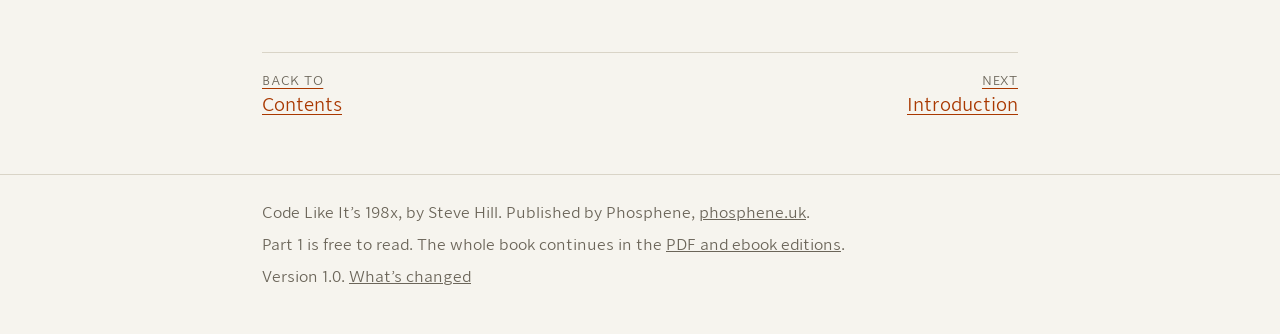
<file: preface.html>
<!doctype html>
<html lang="en-GB">
<head>
<meta charset="utf-8">
<meta name="viewport" content="width=device-width, initial-scale=1">
<title>Preface · Code Like It’s 198x</title>
<meta name="description" content="Preface of Code Like It’s 198x, free to read.">
<meta name="author" content="Steve Hill">
<link rel="icon" href="favicon.svg" type="image/svg+xml">
<link rel="stylesheet" href="styles/book.css">
<link rel="stylesheet" href="styles/web.css">
</head>
<body>
<a class="skip" href="#main">Skip to the content</a>
<header class="site-header"><div class="inner">
<a href="/">Code Like It’s 198x</a>
<span class="imprint"><svg viewBox="0 0 32 32" aria-hidden="true"><g fill="none" stroke="currentColor"><circle cx="16" cy="16" r="6.8" stroke-width="3"/><circle cx="16" cy="16" r="11" stroke-width="1.2" opacity=".6"/><circle cx="16" cy="16" r="14.6" stroke-width=".9" opacity=".3"/></g></svg>Phosphene</span>
</div></header>
<main id="main">
<div class="sect1">
<h1 class="chapter-title" id="_preface">Preface</h1>
<div class="sectionbody">
<div class="paragraph">
<p>You can write software for years today without ever meeting the computer it runs on.</p>
</div>
<div class="paragraph">
<p>That isn’t a criticism. It’s the whole point of the last forty years. Every layer we’ve added, from operating systems to frameworks to the cloud, exists so that you don’t have to think about the layer underneath. You ask for a file and a file appears. You ask for a thousand servers and they’re there by lunchtime. The layers work so well that it’s possible to build a career without ever wondering what they’re hiding.</p>
</div>
<div class="paragraph">
<p>And mostly, that’s fine. Until it isn’t.</p>
</div>
<div class="paragraph">
<p>Sooner or later, every programmer meets a problem the layers can’t explain. Something is slow for no reason anyone can find. Something fails on one machine and not another. Something works, and nobody on the team can say why. At that point you have two choices. You can treat the system as weather: unpredictable, occasionally hostile, best handled by trying things until the problem goes away. Or you can go down a layer and look.</p>
</div>
<div class="paragraph">
<p>More and more software is built the first way. We trust the layers because they’ve earned it, and we fill the gaps with folklore, copied answers and, increasingly, code that nobody in the room wrote. It runs. Ask why it runs and the room goes quiet.</p>
</div>
<div class="paragraph">
<p>There was a time when that question had an answer you could hold in your head.</p>
</div>
<div class="paragraph">
<p>In the early 1980s, a generation of children and adults sat in front of television sets plugged into small, cheap computers and typed. They typed listings out of magazines, line by line, and then spent the evening finding the line they’d typed wrong. Some of them wrote games in their bedrooms that ended up on the shelves of high-street shops. They poked numbers into memory to see what would happen, and sometimes what happened was that the machine crashed and they had to start again.</p>
</div>
<div class="paragraph">
<p>Those machines didn’t protect anyone from anything. There was no operating system worth the name, no memory protection, nothing between the programmer and the hardware but a little BASIC and a lot of curiosity. If something went wrong, it went wrong in a way you could find. If something was slow, the reason was somewhere in the machine, and the machine was small enough to search.</p>
</div>
<div class="paragraph">
<p>I’m not going to pretend that was better. It was harder, slower and far more frustrating, and the software it produced was a fraction of what a single phone runs today. Nobody needs to go back.</p>
</div>
<div class="paragraph">
<p>But something was learned in those bedrooms that’s easy to lose: the habit of asking what the machine is actually doing. Not what the documentation says it does, or what it did last time, but what it’s doing now, and why it has no choice. That habit doesn’t belong to any one decade. It works on a 1982 home computer and it works on a data centre. It’s just much easier to learn on the home computer, because there’s so much less of it.</p>
</div>
<div class="paragraph">
<p>That’s what this book is for. It uses one small machine from 1982, and a few of its neighbours, to show what’s underneath the layers: what a program is, what the processor sees, why time matters more than speed, and why the strange things computers do are never really strange once you can see all the parts.</p>
</div>
<div class="paragraph">
<p>You won’t come out of it able to write a game. You’ll come out of it able to ask better questions of every machine you meet afterwards.</p>
</div>
<div class="paragraph">
<p>This book is an attempt to preserve a way of thinking, not just a way of programming.</p>
</div>
</div>
</div><nav class="chapter-nav" aria-label="Chapters"><a class="prev" href="/"><small>Back to</small>Contents</a><a class="next" href="/introduction"><small>Next</small>Introduction</a></nav>
</main>
<footer class="site-footer"><div class="inner">
<p>Code Like It’s 198x, by Steve Hill. Published by Phosphene, <a href="https://phosphene.uk/">phosphene.uk</a>.</p>
<p>Part 1 is free to read. The whole book continues in the <a href="https://leanpub.com/code-like-its-198x">PDF and ebook editions</a>.</p>
<p>Version 1.0. <a href="/updates">What’s changed</a></p>
</div></footer>
</body>
</html>
</file>
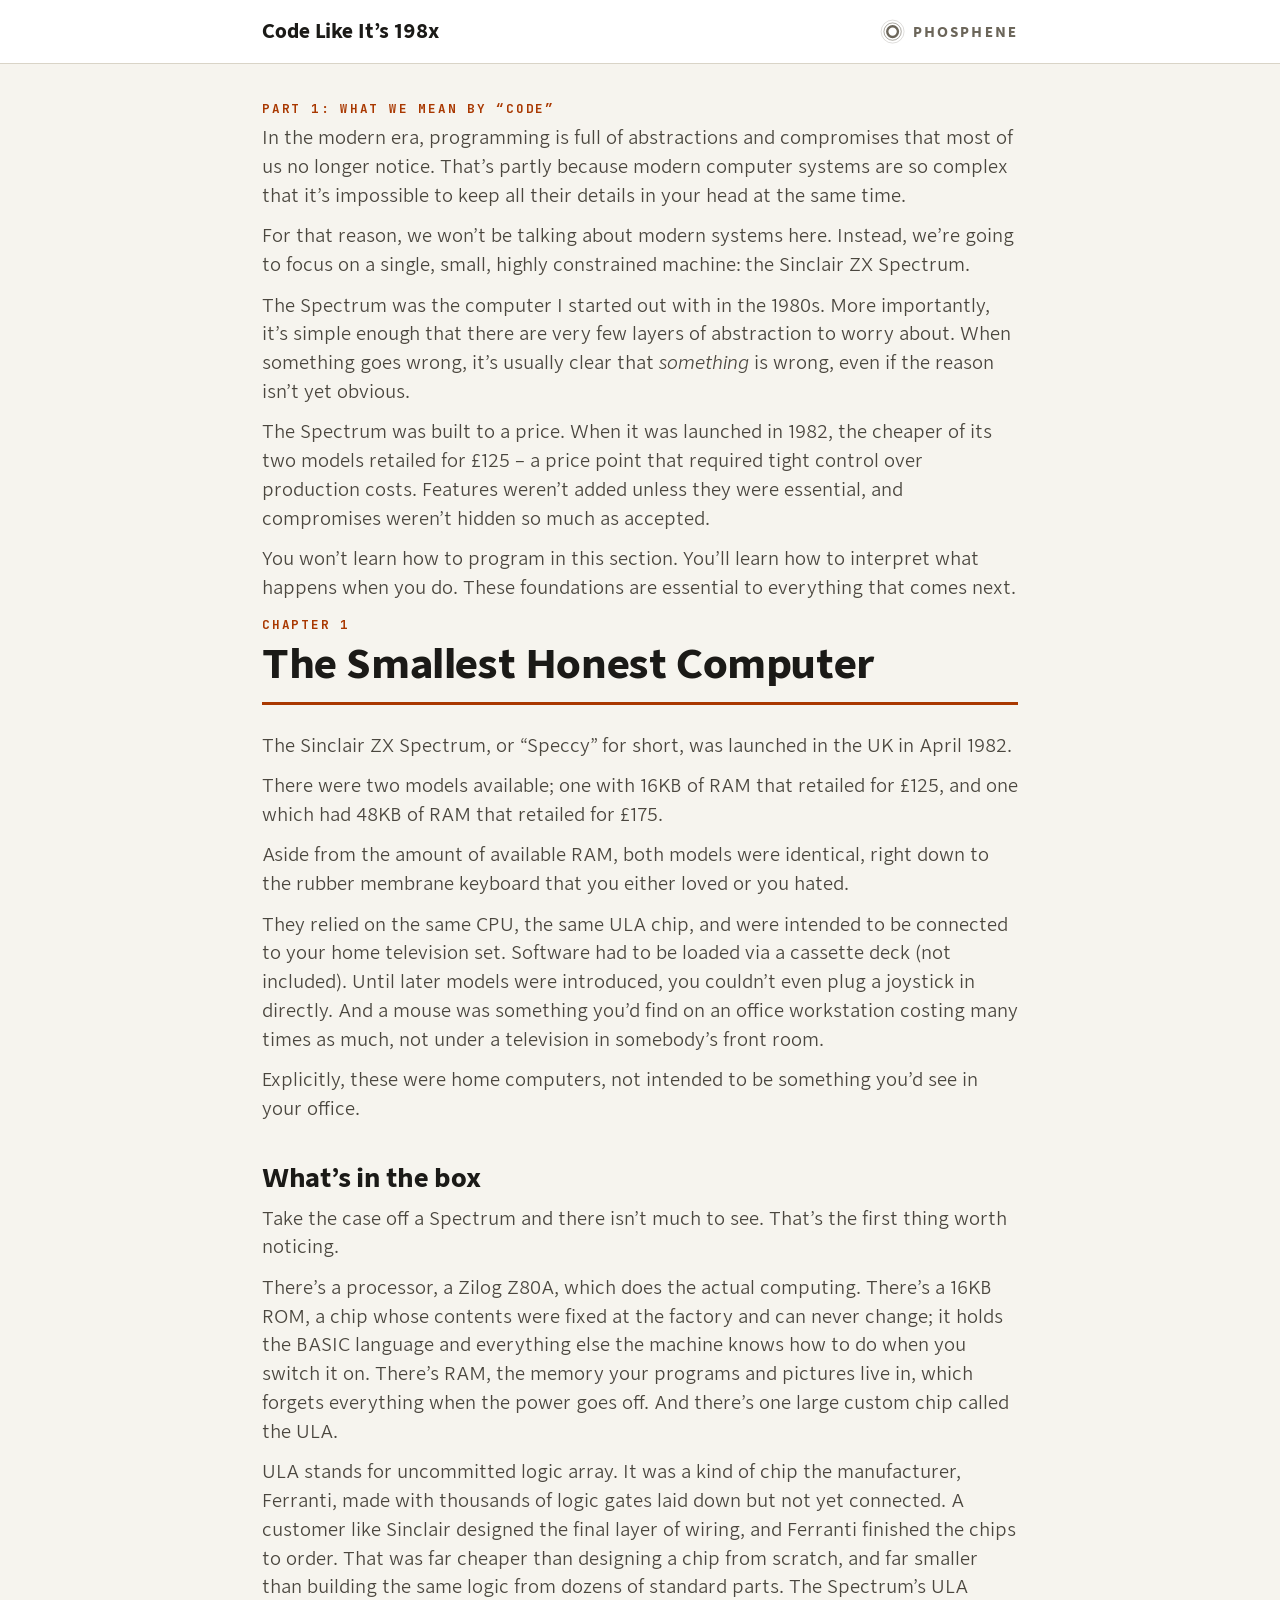
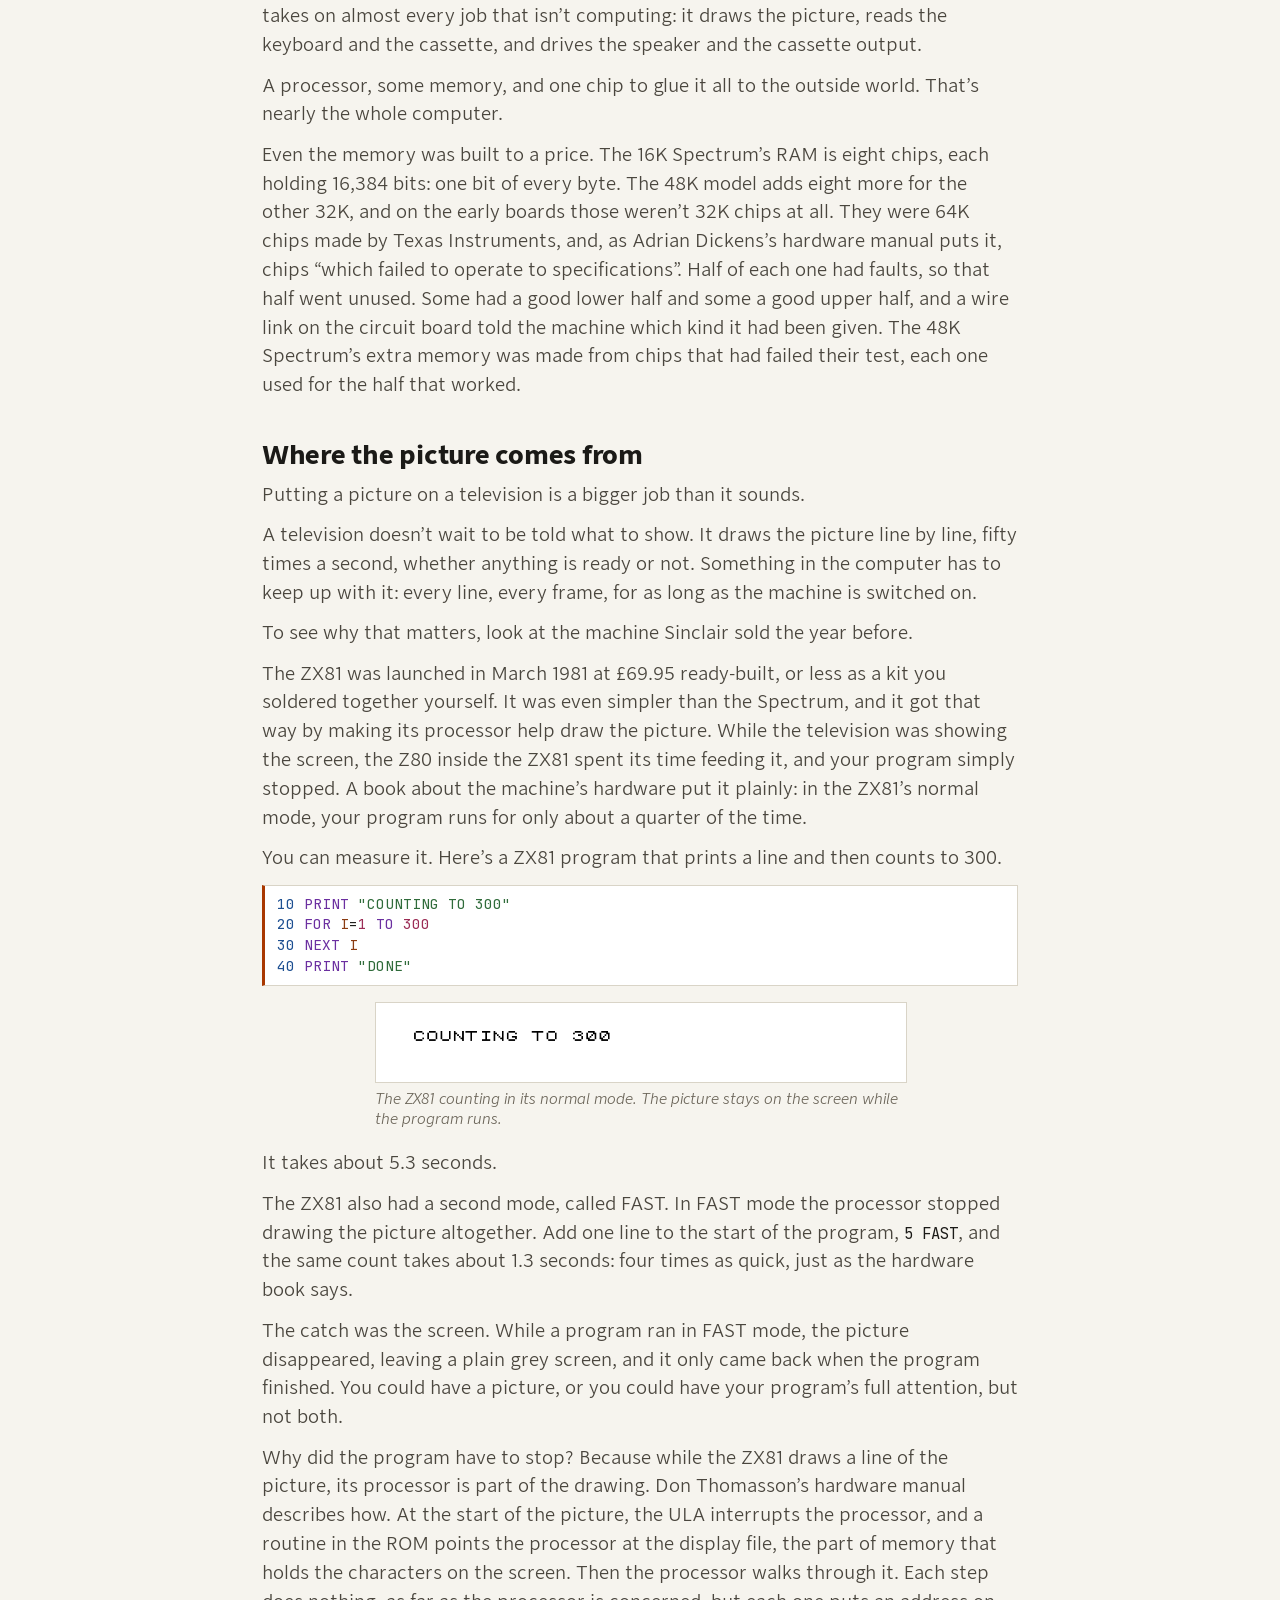
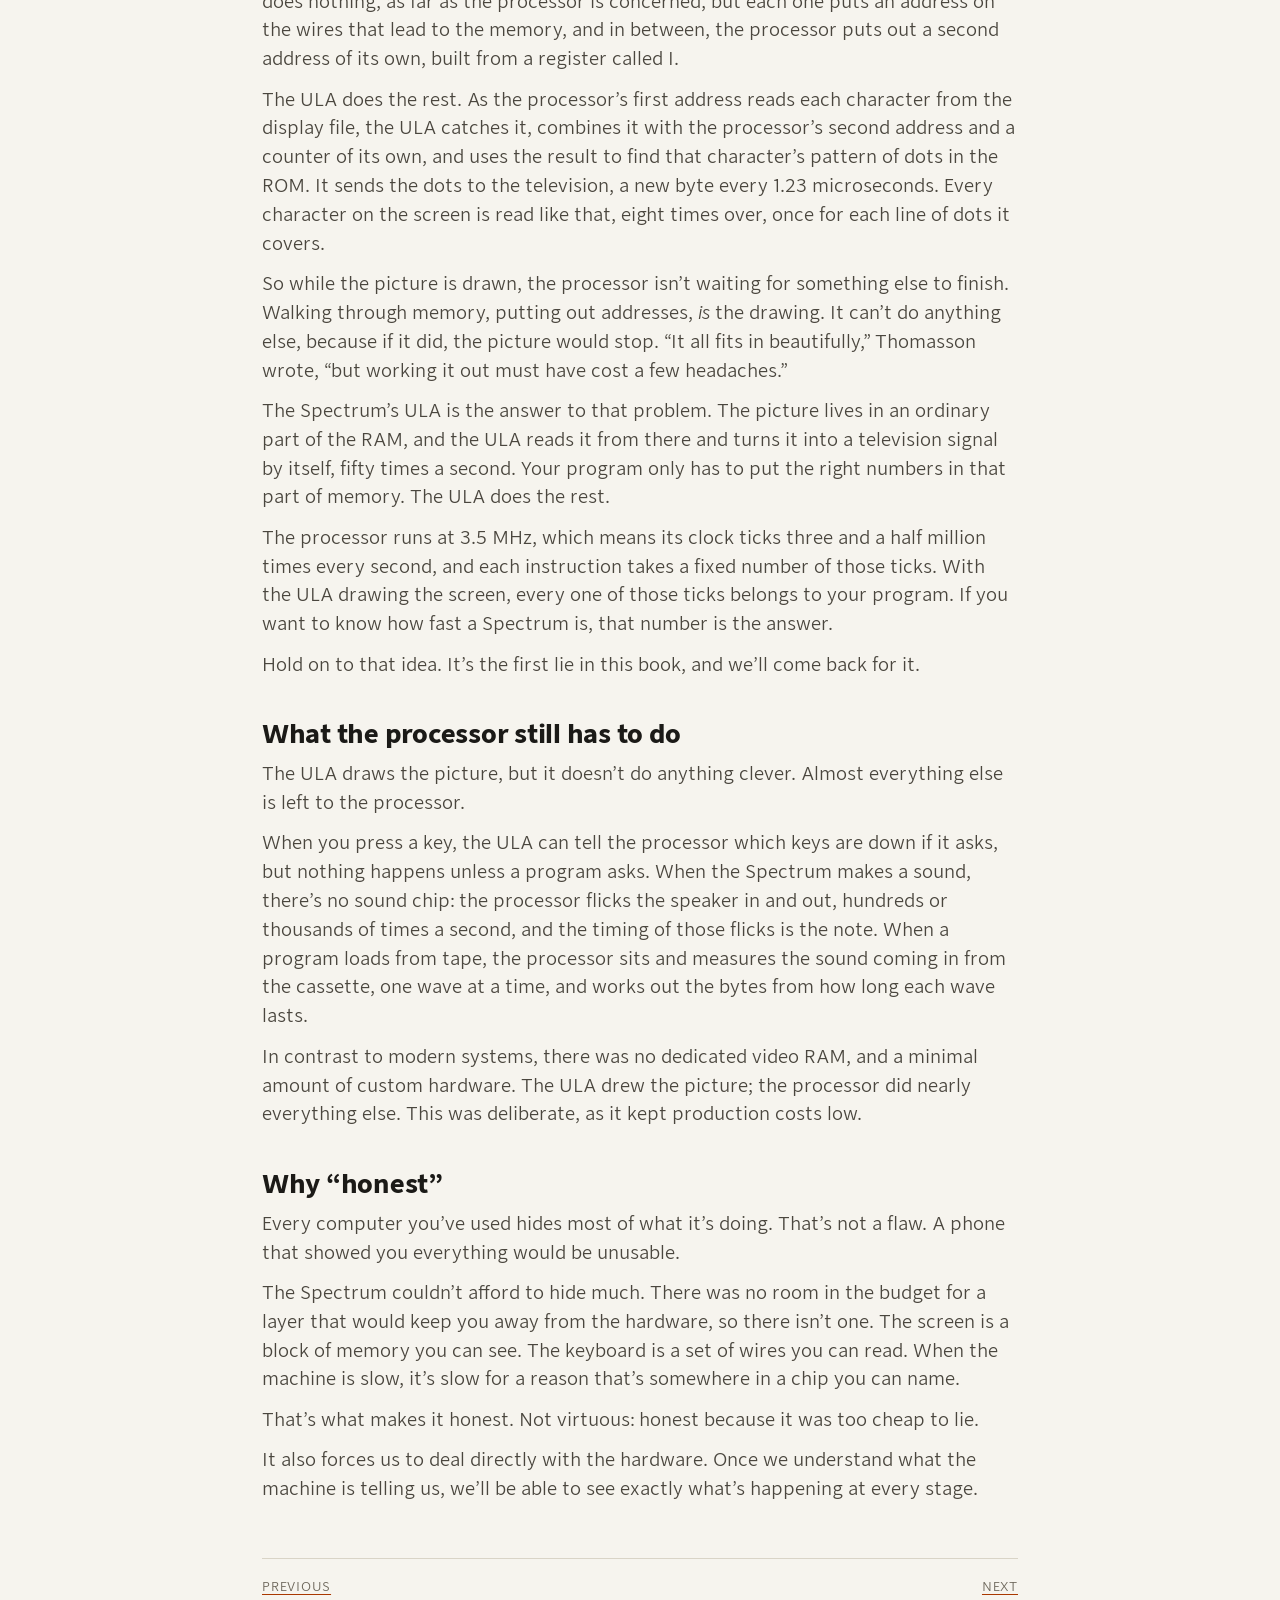
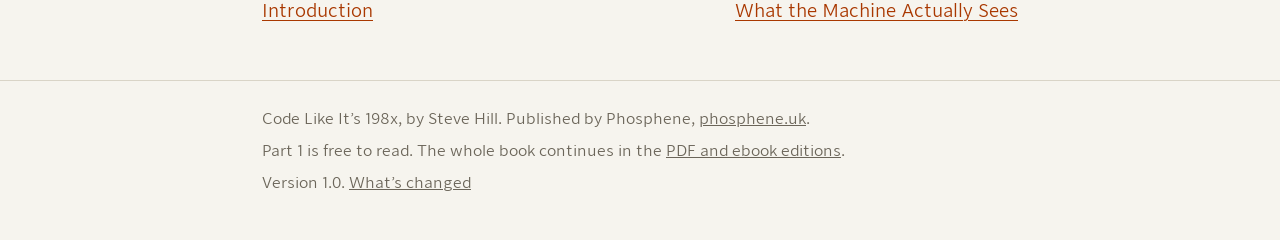
<file: the-smallest-honest-computer.html>
<!doctype html>
<html lang="en-GB">
<head>
<meta charset="utf-8">
<meta name="viewport" content="width=device-width, initial-scale=1">
<title>The Smallest Honest Computer · Code Like It’s 198x</title>
<meta name="description" content="Chapter 1 of Code Like It’s 198x, free to read.">
<meta name="author" content="Steve Hill">
<link rel="icon" href="favicon.svg" type="image/svg+xml">
<link rel="stylesheet" href="styles/book.css">
<link rel="stylesheet" href="styles/web.css">
</head>
<body>
<a class="skip" href="#main">Skip to the content</a>
<header class="site-header"><div class="inner">
<a href="/">Code Like It’s 198x</a>
<span class="imprint"><svg viewBox="0 0 32 32" aria-hidden="true"><g fill="none" stroke="currentColor"><circle cx="16" cy="16" r="6.8" stroke-width="3"/><circle cx="16" cy="16" r="11" stroke-width="1.2" opacity=".6"/><circle cx="16" cy="16" r="14.6" stroke-width=".9" opacity=".3"/></g></svg>Phosphene</span>
</div></header>
<main id="main">
<p class="label">Part 1: What We Mean By “Code”</p><div class="partintro"><div class="paragraph">
<p>In the modern era, programming is full of abstractions and compromises that most of us no longer notice. That’s partly because modern computer systems are so complex that it’s impossible to keep all their details in your head at the same time.</p>
</div>
<div class="paragraph">
<p>For that reason, we won’t be talking about modern systems here. Instead, we’re going to focus on a single, small, highly constrained machine: the Sinclair ZX Spectrum.</p>
</div>
<div class="paragraph">
<p>The Spectrum was the computer I started out with in the 1980s. More importantly, it’s simple enough that there are very few layers of abstraction to worry about. When something goes wrong, it’s usually clear that <em>something</em> is wrong, even if the reason isn’t yet obvious.</p>
</div>
<div class="paragraph">
<p>The Spectrum was built to a price. When it was launched in 1982, the cheaper of its two models retailed for £125 – a price point that required tight control over production costs. Features weren’t added unless they were essential, and compromises weren’t hidden so much as accepted.</p>
</div>
<div class="paragraph">
<p>You won’t learn how to program in this section. You’ll learn how to interpret what happens when you do. These foundations are essential to everything that comes next.</p>
</div></div><div class="sect1">
<h1 class="chapter-title" id="_the_smallest_honest_computer"><span class="label">Chapter 1</span>The Smallest Honest Computer</h1>
<div class="sectionbody">
<div class="paragraph">
<p>The Sinclair ZX Spectrum, or “Speccy” for short, was launched in the UK in April 1982.</p>
</div>
<div class="paragraph">
<p>There were two models available; one with 16KB of RAM that retailed for £125, and one which had 48KB of RAM that retailed for £175.</p>
</div>
<div class="paragraph">
<p>Aside from the amount of available RAM, both models were identical, right down to the rubber membrane keyboard that you either loved or you hated.</p>
</div>
<div class="paragraph">
<p>They relied on the same CPU, the same ULA chip, and were intended to be connected to your home television set. Software had to be loaded via a cassette deck (not included). Until later models were introduced, you couldn’t even plug a joystick in directly. And a mouse was something you’d find on an office workstation costing many times as much, not under a television in somebody’s front room.</p>
</div>
<div class="paragraph">
<p>Explicitly, these were home computers, not intended to be something you’d see in your office.</p>
</div>
<div class="sect2">
<h2 id="_whats_in_the_box">What’s in the box</h2>
<div class="paragraph">
<p>Take the case off a Spectrum and there isn’t much to see. That’s the first thing worth noticing.</p>
</div>
<div class="paragraph">
<p>There’s a processor, a Zilog Z80A, which does the actual computing. There’s a 16KB ROM, a chip whose contents were fixed at the factory and can never change; it holds the BASIC language and everything else the machine knows how to do when you switch it on. There’s RAM, the memory your programs and pictures live in, which forgets everything when the power goes off. And there’s one large custom chip called the ULA.</p>
</div>
<div class="paragraph">
<p>ULA stands for uncommitted logic array. It was a kind of chip the manufacturer, Ferranti, made with thousands of logic gates laid down but not yet connected. A customer like Sinclair designed the final layer of wiring, and Ferranti finished the chips to order. That was far cheaper than designing a chip from scratch, and far smaller than building the same logic from dozens of standard parts. The Spectrum’s ULA takes on almost every job that isn’t computing: it draws the picture, reads the keyboard and the cassette, and drives the speaker and the cassette output.</p>
</div>
<div class="paragraph">
<p>A processor, some memory, and one chip to glue it all to the outside world. That’s nearly the whole computer.</p>
</div>
<div class="paragraph">
<p>Even the memory was built to a price. The 16K Spectrum’s RAM is eight chips, each holding 16,384 bits: one bit of every byte. The 48K model adds eight more for the other 32K, and on the early boards those weren’t 32K chips at all. They were 64K chips made by Texas Instruments, and, as Adrian Dickens’s hardware manual puts it, chips “which failed to operate to specifications”. Half of each one had faults, so that half went unused. Some had a good lower half and some a good upper half, and a wire link on the circuit board told the machine which kind it had been given. The 48K Spectrum’s extra memory was made from chips that had failed their test, each one used for the half that worked.</p>
</div>
</div>
<div class="sect2">
<h2 id="_where_the_picture_comes_from">Where the picture comes from</h2>
<div class="paragraph">
<p>Putting a picture on a television is a bigger job than it sounds.</p>
</div>
<div class="paragraph">
<p>A television doesn’t wait to be told what to show. It draws the picture line by line, fifty times a second, whether anything is ready or not. Something in the computer has to keep up with it: every line, every frame, for as long as the machine is switched on.</p>
</div>
<div class="paragraph">
<p>To see why that matters, look at the machine Sinclair sold the year before.</p>
</div>
<div class="paragraph">
<p>The ZX81 was launched in March 1981 at £69.95 ready-built, or less as a kit you soldered together yourself. It was even simpler than the Spectrum, and it got that way by making its processor help draw the picture. While the television was showing the screen, the Z80 inside the ZX81 spent its time feeding it, and your program simply stopped. A book about the machine’s hardware put it plainly: in the ZX81’s normal mode, your program runs for only about a quarter of the time.</p>
</div>
<div class="paragraph lead-in">
<p>You can measure it. Here’s a ZX81 program that prints a line and then counts to 300.</p>
</div>
<div class="listingblock">
<div class="content">
<pre class="rouge highlight"><code data-lang="zx81-basic"><span class="code-keep"><span class="line" style="padding-left: 1.2em; text-indent: -1.2em"><span class="nl">10</span> <span class="k">PRINT</span> <span class="s">"COUNTING TO 300"</span>
</span><span class="line" style="padding-left: 1.2em; text-indent: -1.2em"><span class="nl">20</span> <span class="k">FOR</span> <span class="nv">I</span><span class="o">=</span><span class="m">1</span> <span class="k">TO</span> <span class="m">300</span>
</span><span class="line" style="padding-left: 1.2em; text-indent: -1.2em"><span class="nl">30</span> <span class="k">NEXT</span> <span class="nv">I</span>
</span><span class="line" style="padding-left: 1.2em; text-indent: -1.2em"><span class="nl">40</span> <span class="k">PRINT</span> <span class="s">"DONE"</span>
</span></span></code></pre>
</div>
</div>
<div class="imageblock screen">
<div class="content">
<img src="images/screens/counting.png" alt="The words COUNTING TO 300 in black on a white ZX81 screen">
</div>
<div class="title">The ZX81 counting in its normal mode. The picture stays on the screen while the program runs.</div>
</div>
<div class="paragraph">
<p>It takes about 5.3 seconds.</p>
</div>
<div class="paragraph">
<p>The ZX81 also had a second mode, called FAST. In FAST mode the processor stopped drawing the picture altogether. Add one line to the start of the program, <code>5 FAST</code>, and the same count takes about 1.3 seconds: four times as quick, just as the hardware book says.</p>
</div>
<div class="paragraph">
<p>The catch was the screen. While a program ran in FAST mode, the picture disappeared, leaving a plain grey screen, and it only came back when the program finished. You could have a picture, or you could have your program’s full attention, but not both.</p>
</div>
<div class="paragraph">
<p>Why did the program have to stop? Because while the ZX81 draws a line of the picture, its processor is part of the drawing. Don Thomasson’s hardware manual describes how. At the start of the picture, the ULA interrupts the processor, and a routine in the ROM points the processor at the display file, the part of memory that holds the characters on the screen. Then the processor walks through it. Each step does nothing, as far as the processor is concerned, but each one puts an address on the wires that lead to the memory, and in between, the processor puts out a second address of its own, built from a register called I.</p>
</div>
<div class="paragraph">
<p>The ULA does the rest. As the processor’s first address reads each character from the display file, the ULA catches it, combines it with the processor’s second address and a counter of its own, and uses the result to find that character’s pattern of dots in the ROM. It sends the dots to the television, a new byte every 1.23 microseconds. Every character on the screen is read like that, eight times over, once for each line of dots it covers.</p>
</div>
<div class="paragraph">
<p>So while the picture is drawn, the processor isn’t waiting for something else to finish. Walking through memory, putting out addresses, <em>is</em> the drawing. It can’t do anything else, because if it did, the picture would stop. “It all fits in beautifully,” Thomasson wrote, “but working it out must have cost a few headaches.”</p>
</div>
<div class="paragraph">
<p>The Spectrum’s ULA is the answer to that problem. The picture lives in an ordinary part of the RAM, and the ULA reads it from there and turns it into a television signal by itself, fifty times a second. Your program only has to put the right numbers in that part of memory. The ULA does the rest.</p>
</div>
<div class="paragraph">
<p>The processor runs at 3.5 MHz, which means its clock ticks three and a half million times every second, and each instruction takes a fixed number of those ticks. With the ULA drawing the screen, every one of those ticks belongs to your program. If you want to know how fast a Spectrum is, that number is the answer.</p>
</div>
<div class="paragraph">
<p>Hold on to that idea. It’s the first lie in this book, and we’ll come back for it.</p>
</div>
</div>
<div class="sect2">
<h2 id="_what_the_processor_still_has_to_do">What the processor still has to do</h2>
<div class="paragraph">
<p>The ULA draws the picture, but it doesn’t do anything clever. Almost everything else is left to the processor.</p>
</div>
<div class="paragraph">
<p>When you press a key, the ULA can tell the processor which keys are down if it asks, but nothing happens unless a program asks. When the Spectrum makes a sound, there’s no sound chip: the processor flicks the speaker in and out, hundreds or thousands of times a second, and the timing of those flicks is the note. When a program loads from tape, the processor sits and measures the sound coming in from the cassette, one wave at a time, and works out the bytes from how long each wave lasts.</p>
</div>
<div class="paragraph">
<p>In contrast to modern systems, there was no dedicated video RAM, and a minimal amount of custom hardware. The ULA drew the picture; the processor did nearly everything else. This was deliberate, as it kept production costs low.</p>
</div>
</div>
<div class="sect2">
<h2 id="_why_honest">Why “honest”</h2>
<div class="paragraph">
<p>Every computer you’ve used hides most of what it’s doing. That’s not a flaw. A phone that showed you everything would be unusable.</p>
</div>
<div class="paragraph">
<p>The Spectrum couldn’t afford to hide much. There was no room in the budget for a layer that would keep you away from the hardware, so there isn’t one. The screen is a block of memory you can see. The keyboard is a set of wires you can read. When the machine is slow, it’s slow for a reason that’s somewhere in a chip you can name.</p>
</div>
<div class="paragraph">
<p>That’s what makes it honest. Not virtuous: honest because it was too cheap to lie.</p>
</div>
<div class="paragraph">
<p>It also forces us to deal directly with the hardware. Once we understand what the machine is telling us, we’ll be able to see exactly what’s happening at every stage.</p>
</div>
</div>
</div>
</div><nav class="chapter-nav" aria-label="Chapters"><a class="prev" href="/introduction"><small>Previous</small>Introduction</a><a class="next" href="/what-the-machine-actually-sees"><small>Next</small>What the Machine Actually Sees</a></nav>
</main>
<footer class="site-footer"><div class="inner">
<p>Code Like It’s 198x, by Steve Hill. Published by Phosphene, <a href="https://phosphene.uk/">phosphene.uk</a>.</p>
<p>Part 1 is free to read. The whole book continues in the <a href="https://leanpub.com/code-like-its-198x">PDF and ebook editions</a>.</p>
<p>Version 1.0. <a href="/updates">What’s changed</a></p>
</div></footer>
</body>
</html>
</file>
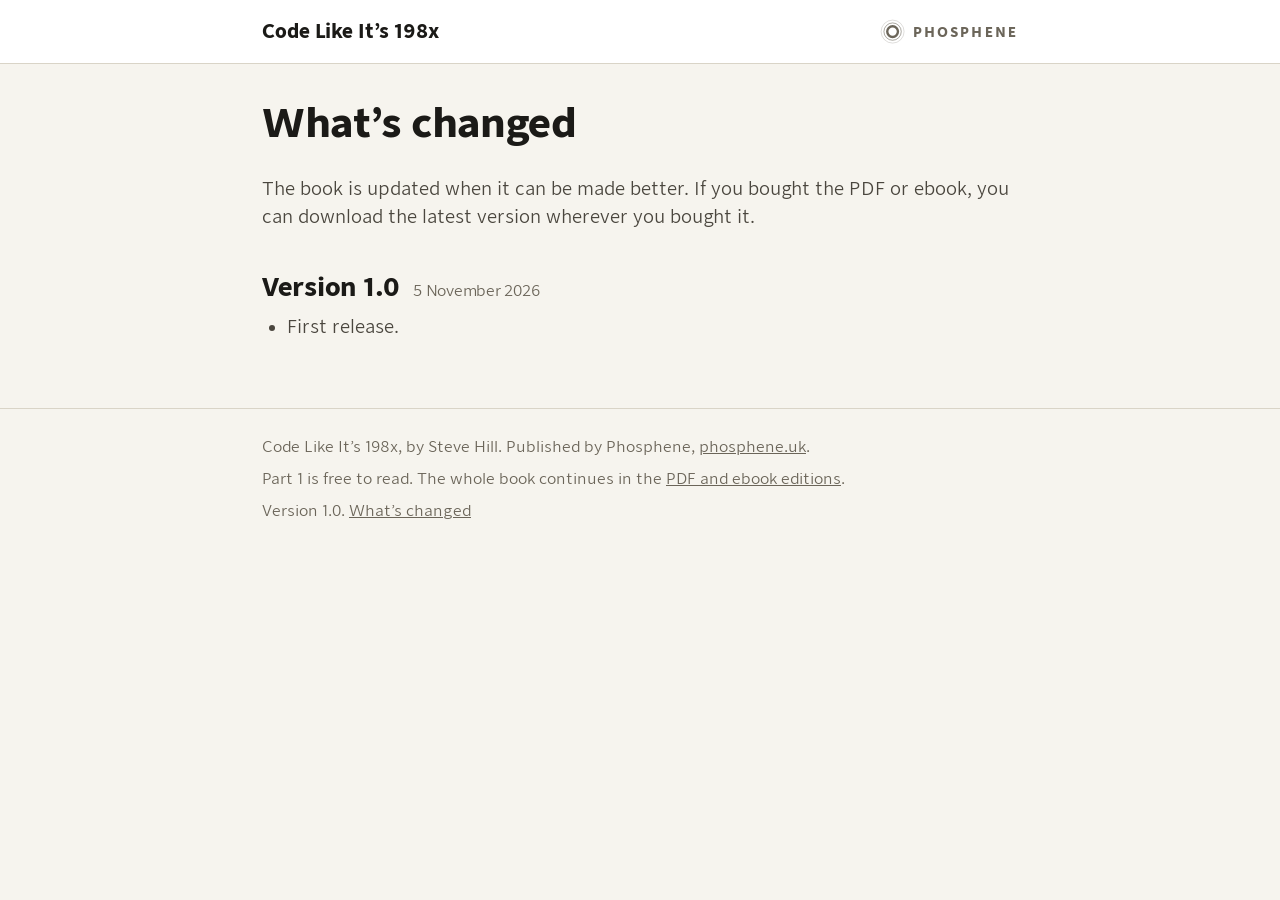
<file: updates.html>
<!doctype html>
<html lang="en-GB">
<head>
<meta charset="utf-8">
<meta name="viewport" content="width=device-width, initial-scale=1">
<title>What’s changed · Code Like It’s 198x</title>
<meta name="description" content="Every version of Code Like It’s 198x, and what changed in each.">
<meta name="author" content="Steve Hill">
<link rel="icon" href="favicon.svg" type="image/svg+xml">
<link rel="stylesheet" href="styles/book.css">
<link rel="stylesheet" href="styles/web.css">
</head>
<body>
<a class="skip" href="#main">Skip to the content</a>
<header class="site-header"><div class="inner">
<a href="/">Code Like It’s 198x</a>
<span class="imprint"><svg viewBox="0 0 32 32" aria-hidden="true"><g fill="none" stroke="currentColor"><circle cx="16" cy="16" r="6.8" stroke-width="3"/><circle cx="16" cy="16" r="11" stroke-width="1.2" opacity=".6"/><circle cx="16" cy="16" r="14.6" stroke-width=".9" opacity=".3"/></g></svg>Phosphene</span>
</div></header>
<main id="main">
<h1>What’s changed</h1><p>The book is updated when it can be made better. If you bought the PDF or ebook, you can download the latest version wherever you bought it.</p>
<section class="version"><h2>Version 1.0 <small>5 November 2026</small></h2><ul><li>First release.</li></ul></section>
</main>
<footer class="site-footer"><div class="inner">
<p>Code Like It’s 198x, by Steve Hill. Published by Phosphene, <a href="https://phosphene.uk/">phosphene.uk</a>.</p>
<p>Part 1 is free to read. The whole book continues in the <a href="https://leanpub.com/code-like-its-198x">PDF and ebook editions</a>.</p>
<p>Version 1.0. <a href="/updates">What’s changed</a></p>
</div></footer>
</body>
</html>
</file>
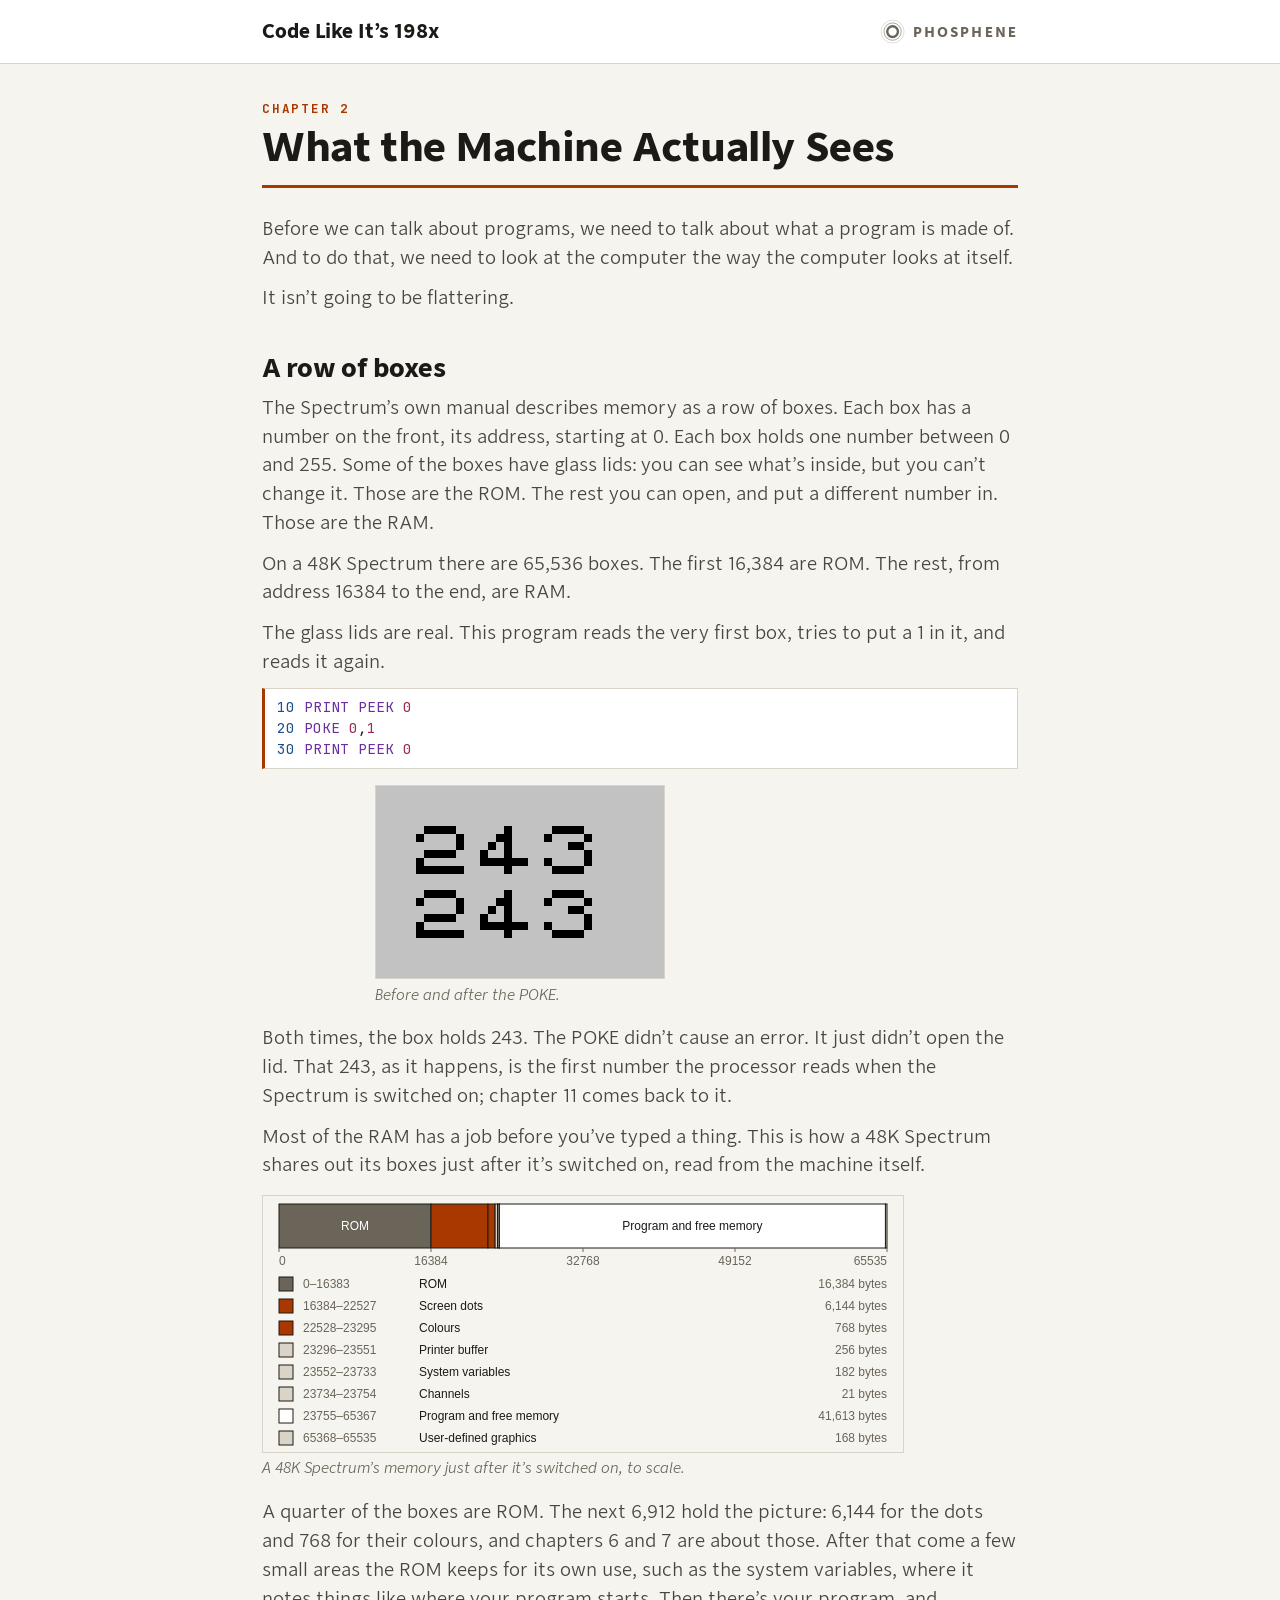
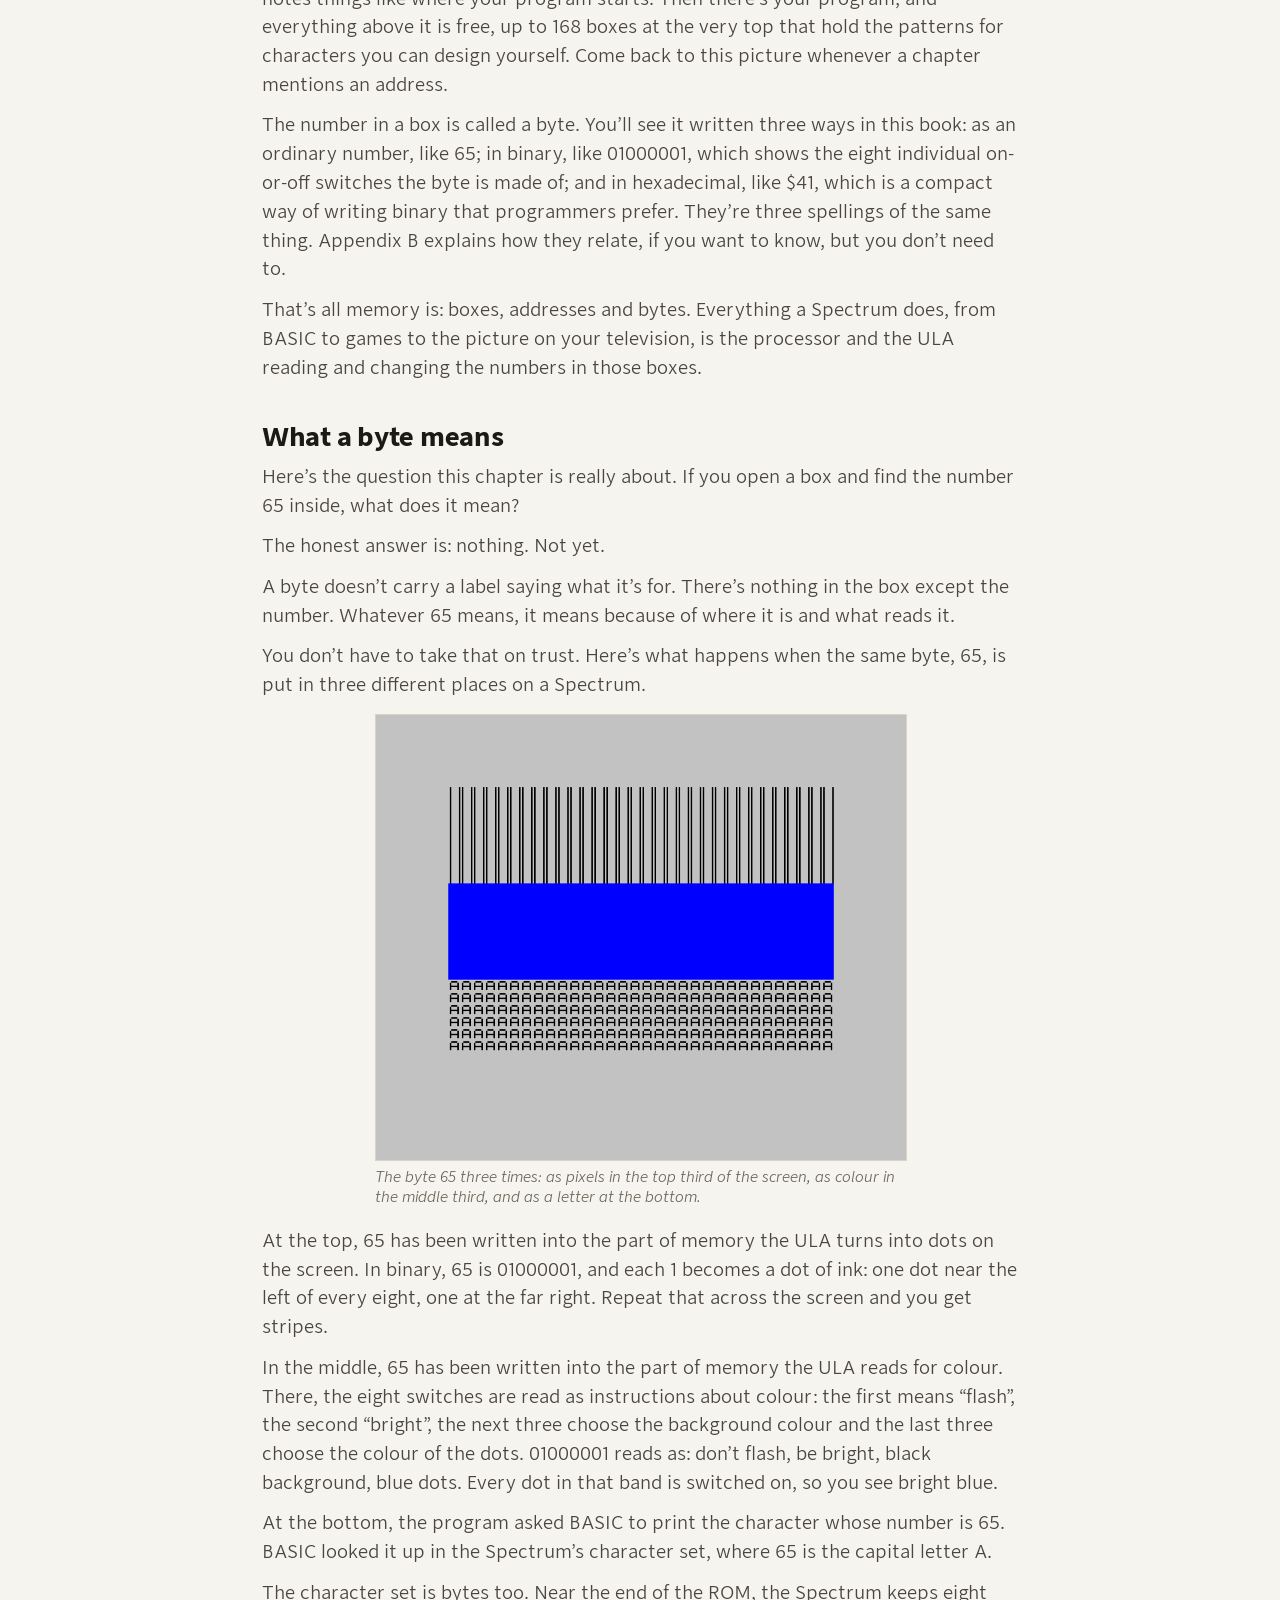
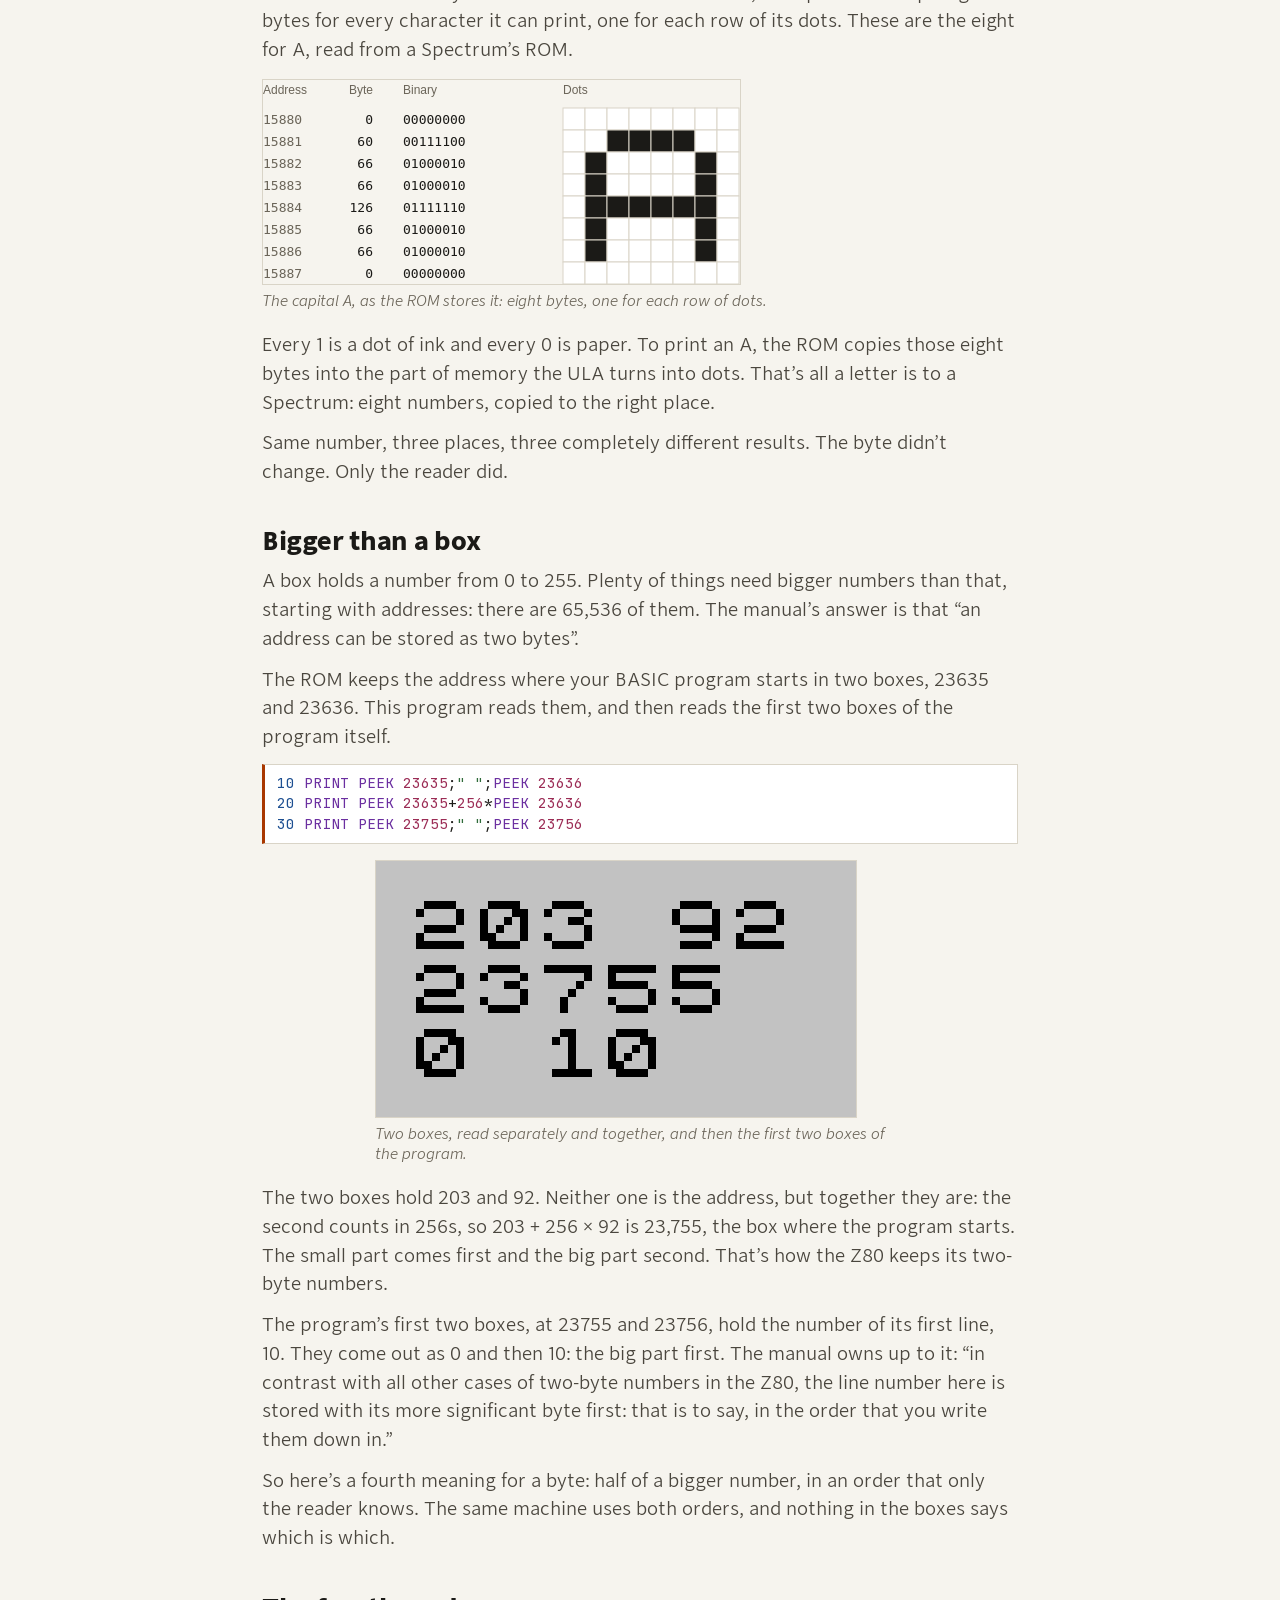
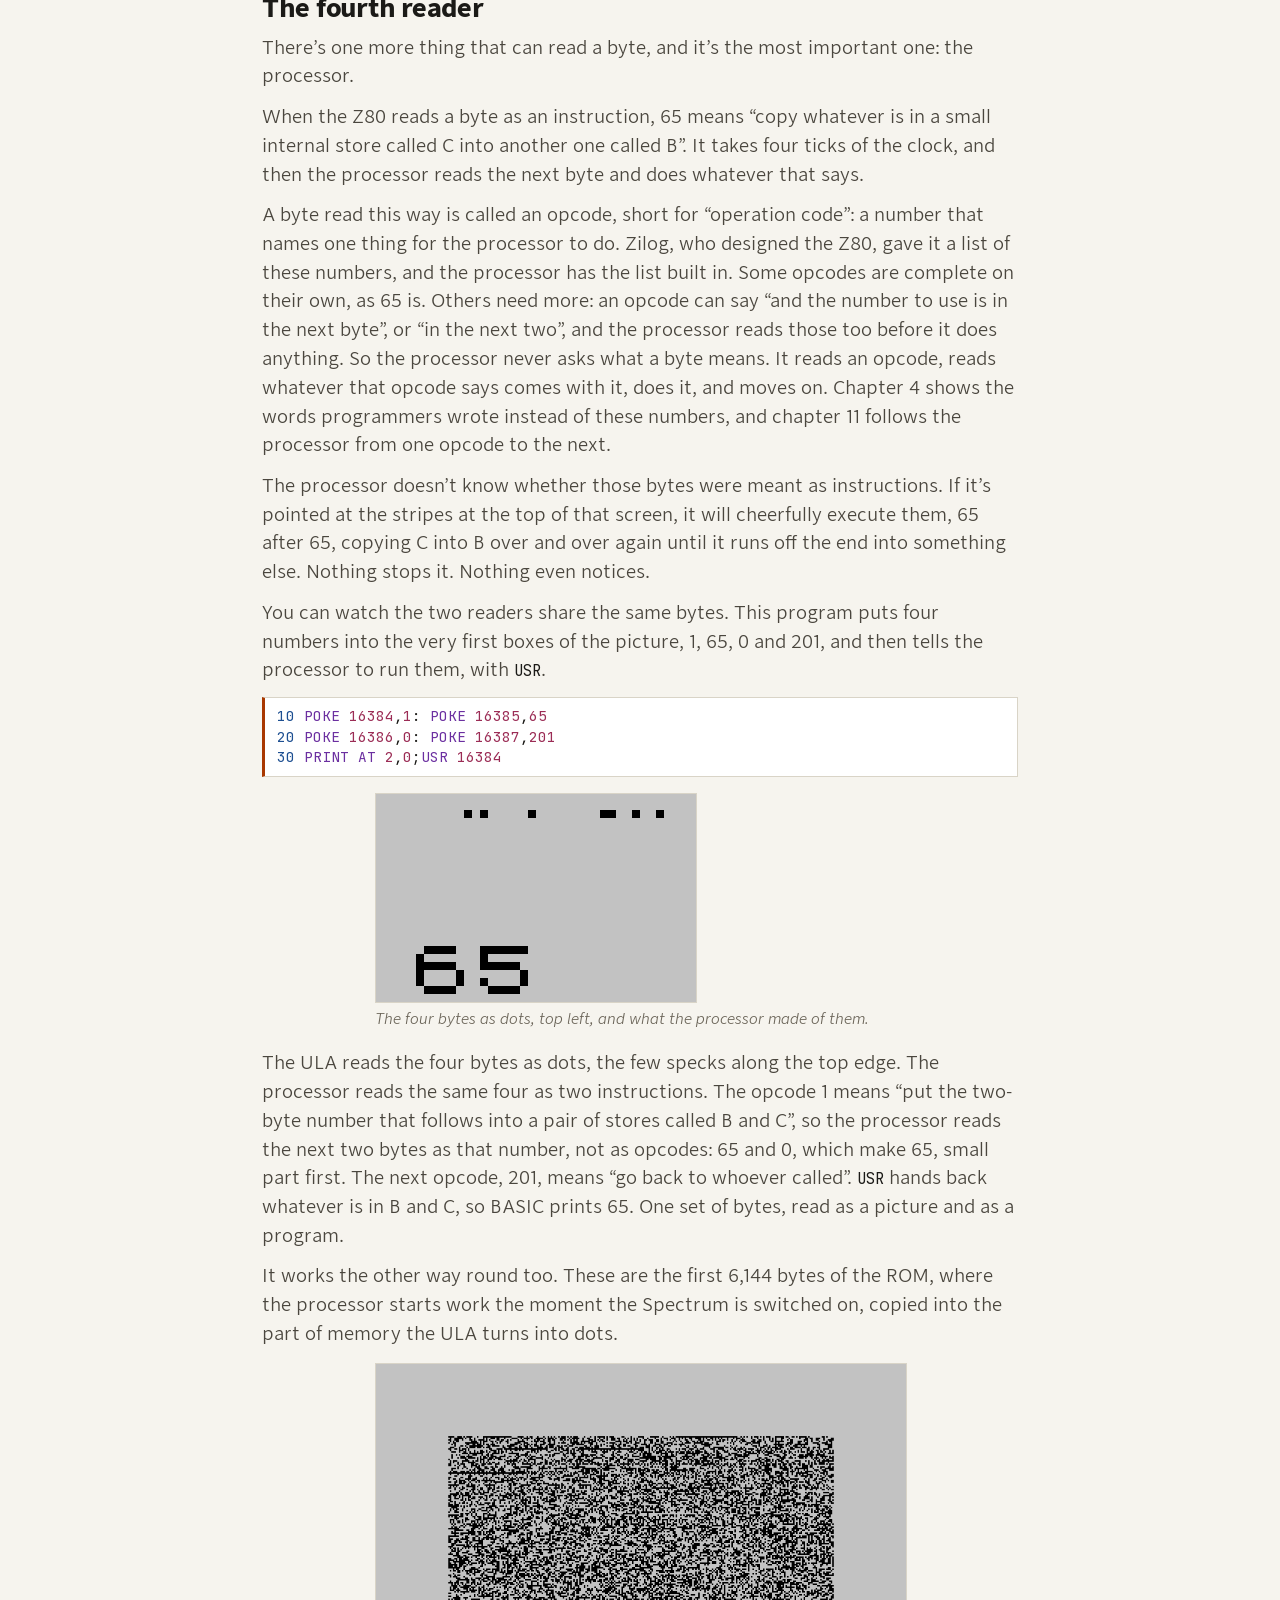
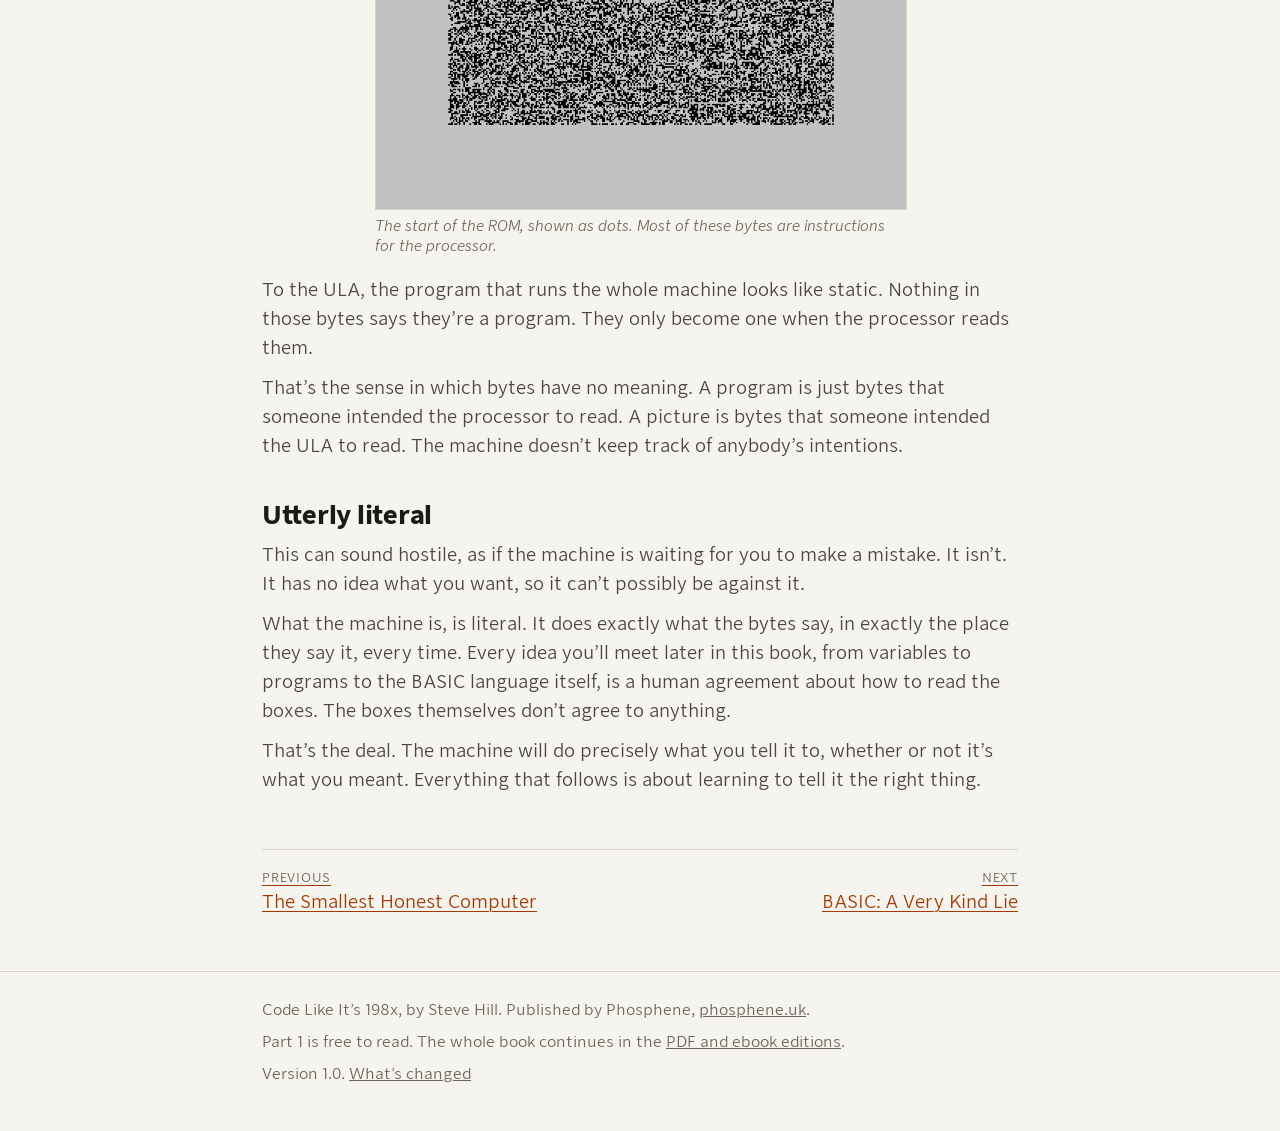
<file: what-the-machine-actually-sees.html>
<!doctype html>
<html lang="en-GB">
<head>
<meta charset="utf-8">
<meta name="viewport" content="width=device-width, initial-scale=1">
<title>What the Machine Actually Sees · Code Like It’s 198x</title>
<meta name="description" content="Chapter 2 of Code Like It’s 198x, free to read.">
<meta name="author" content="Steve Hill">
<link rel="icon" href="favicon.svg" type="image/svg+xml">
<link rel="stylesheet" href="styles/book.css">
<link rel="stylesheet" href="styles/web.css">
</head>
<body>
<a class="skip" href="#main">Skip to the content</a>
<header class="site-header"><div class="inner">
<a href="/">Code Like It’s 198x</a>
<span class="imprint"><svg viewBox="0 0 32 32" aria-hidden="true"><g fill="none" stroke="currentColor"><circle cx="16" cy="16" r="6.8" stroke-width="3"/><circle cx="16" cy="16" r="11" stroke-width="1.2" opacity=".6"/><circle cx="16" cy="16" r="14.6" stroke-width=".9" opacity=".3"/></g></svg>Phosphene</span>
</div></header>
<main id="main">
<div class="sect1">
<h1 class="chapter-title" id="_what_the_machine_actually_sees"><span class="label">Chapter 2</span>What the Machine Actually Sees</h1>
<div class="sectionbody">
<div class="paragraph">
<p>Before we can talk about programs, we need to talk about what a program is made of. And to do that, we need to look at the computer the way the computer looks at itself.</p>
</div>
<div class="paragraph">
<p>It isn’t going to be flattering.</p>
</div>
<div class="sect2">
<h2 id="_a_row_of_boxes">A row of boxes</h2>
<div class="paragraph">
<p>The Spectrum’s own manual describes memory as a row of boxes. Each box has a number on the front, its address, starting at 0. Each box holds one number between 0 and 255. Some of the boxes have glass lids: you can see what’s inside, but you can’t change it. Those are the ROM. The rest you can open, and put a different number in. Those are the RAM.</p>
</div>
<div class="paragraph">
<p>On a 48K Spectrum there are 65,536 boxes. The first 16,384 are ROM. The rest, from address 16384 to the end, are RAM.</p>
</div>
<div class="paragraph lead-in">
<p>The glass lids are real. This program reads the very first box, tries to put a 1 in it, and reads it again.</p>
</div>
<div class="listingblock">
<div class="content">
<pre class="rouge highlight"><code data-lang="sinclair-basic"><span class="code-keep"><span class="line" style="padding-left: 1.2em; text-indent: -1.2em"><span class="nl">10</span> <span class="k">PRINT</span> <span class="k">PEEK</span> <span class="m">0</span>
</span><span class="line" style="padding-left: 1.2em; text-indent: -1.2em"><span class="nl">20</span> <span class="k">POKE</span> <span class="m">0</span><span class="p">,</span><span class="m">1</span>
</span><span class="line" style="padding-left: 1.2em; text-indent: -1.2em"><span class="nl">30</span> <span class="k">PRINT</span> <span class="k">PEEK</span> <span class="m">0</span>
</span></span></code></pre>
</div>
</div>
<div class="imageblock screen">
<div class="content">
<img src="images/screens/glass-lid.png" alt="The top of a Spectrum screen with 243 printed twice">
</div>
<div class="title">Before and after the POKE.</div>
</div>
<div class="paragraph">
<p>Both times, the box holds 243. The POKE didn’t cause an error. It just didn’t open the lid. That 243, as it happens, is the first number the processor reads when the Spectrum is switched on; chapter 11 comes back to it.</p>
</div>
<div class="paragraph">
<p>Most of the RAM has a job before you’ve typed a thing. This is how a 48K Spectrum shares out its boxes just after it’s switched on, read from the machine itself.</p>
</div>
<div class="imageblock">
<div class="content">
<img src="images/charts/memory-map.svg" alt="A bar of all 65536 addresses: a quarter ROM; then the screen; then a sliver of small areas the ROM uses for itself; then free memory up to a thin strip of user-defined graphics at the very top">
</div>
<div class="title">A 48K Spectrum’s memory just after it’s switched on, to scale.</div>
</div>
<div class="paragraph">
<p>A quarter of the boxes are ROM. The next 6,912 hold the picture: 6,144 for the dots and 768 for their colours, and chapters 6 and 7 are about those. After that come a few small areas the ROM keeps for its own use, such as the system variables, where it notes things like where your program starts. Then there’s your program, and everything above it is free, up to 168 boxes at the very top that hold the patterns for characters you can design yourself. Come back to this picture whenever a chapter mentions an address.</p>
</div>
<div class="paragraph">
<p>The number in a box is called a byte. You’ll see it written three ways in this book: as an ordinary number, like 65; in binary, like 01000001, which shows the eight individual on-or-off switches the byte is made of; and in hexadecimal, like $41, which is a compact way of writing binary that programmers prefer. They’re three spellings of the same thing. Appendix B explains how they relate, if you want to know, but you don’t need to.</p>
</div>
<div class="paragraph">
<p>That’s all memory is: boxes, addresses and bytes. Everything a Spectrum does, from BASIC to games to the picture on your television, is the processor and the ULA reading and changing the numbers in those boxes.</p>
</div>
</div>
<div class="sect2">
<h2 id="_what_a_byte_means">What a byte means</h2>
<div class="paragraph">
<p>Here’s the question this chapter is really about. If you open a box and find the number 65 inside, what does it mean?</p>
</div>
<div class="paragraph">
<p>The honest answer is: nothing. Not yet.</p>
</div>
<div class="paragraph">
<p>A byte doesn’t carry a label saying what it’s for. There’s nothing in the box except the number. Whatever 65 means, it means because of where it is and what reads it.</p>
</div>
<div class="paragraph">
<p>You don’t have to take that on trust. Here’s what happens when the same byte, 65, is put in three different places on a Spectrum.</p>
</div>
<div class="imageblock screen">
<div class="content">
<img src="images/screens/one-byte-three-ways.png" alt="A Spectrum screen with three bands: thin black vertical stripes on grey at the top, solid bright blue in the middle, and rows of capital A at the bottom">
</div>
<div class="title">The byte 65 three times: as pixels in the top third of the screen, as colour in the middle third, and as a letter at the bottom.</div>
</div>
<div class="paragraph">
<p>At the top, 65 has been written into the part of memory the ULA turns into dots on the screen. In binary, 65 is 01000001, and each 1 becomes a dot of ink: one dot near the left of every eight, one at the far right. Repeat that across the screen and you get stripes.</p>
</div>
<div class="paragraph">
<p>In the middle, 65 has been written into the part of memory the ULA reads for colour. There, the eight switches are read as instructions about colour: the first means “flash”, the second “bright”, the next three choose the background colour and the last three choose the colour of the dots. 01000001 reads as: don’t flash, be bright, black background, blue dots. Every dot in that band is switched on, so you see bright blue.</p>
</div>
<div class="paragraph">
<p>At the bottom, the program asked BASIC to print the character whose number is 65. BASIC looked it up in the Spectrum’s character set, where 65 is the capital letter A.</p>
</div>
<div class="paragraph">
<p>The character set is bytes too. Near the end of the ROM, the Spectrum keeps eight bytes for every character it can print, one for each row of its dots. These are the eight for A, read from a Spectrum’s ROM.</p>
</div>
<div class="imageblock">
<div class="content">
<img src="images/charts/letter-a.svg" alt="Eight rows. Each gives an address from 15880 to 15887 and a byte with its binary digits. Beside them the 1s are drawn as black squares which make a capital A">
</div>
<div class="title">The capital A, as the ROM stores it: eight bytes, one for each row of dots.</div>
</div>
<div class="paragraph">
<p>Every 1 is a dot of ink and every 0 is paper. To print an A, the ROM copies those eight bytes into the part of memory the ULA turns into dots. That’s all a letter is to a Spectrum: eight numbers, copied to the right place.</p>
</div>
<div class="paragraph">
<p>Same number, three places, three completely different results. The byte didn’t change. Only the reader did.</p>
</div>
</div>
<div class="sect2">
<h2 id="_bigger_than_a_box">Bigger than a box</h2>
<div class="paragraph">
<p>A box holds a number from 0 to 255. Plenty of things need bigger numbers than that, starting with addresses: there are 65,536 of them. The manual’s answer is that “an address can be stored as two bytes”.</p>
</div>
<div class="paragraph lead-in">
<p>The ROM keeps the address where your BASIC program starts in two boxes, 23635 and 23636. This program reads them, and then reads the first two boxes of the program itself.</p>
</div>
<div class="listingblock">
<div class="content">
<pre class="rouge highlight"><code data-lang="sinclair-basic"><span class="code-keep"><span class="line" style="padding-left: 1.2em; text-indent: -1.2em"><span class="nl">10</span> <span class="k">PRINT</span> <span class="k">PEEK</span> <span class="m">23635</span><span class="p">;</span><span class="s">" "</span><span class="p">;</span><span class="k">PEEK</span> <span class="m">23636</span>
</span><span class="line" style="padding-left: 1.2em; text-indent: -1.2em"><span class="nl">20</span> <span class="k">PRINT</span> <span class="k">PEEK</span> <span class="m">23635</span><span class="o">+</span><span class="m">256</span><span class="o">*</span><span class="k">PEEK</span> <span class="m">23636</span>
</span><span class="line" style="padding-left: 1.2em; text-indent: -1.2em"><span class="nl">30</span> <span class="k">PRINT</span> <span class="k">PEEK</span> <span class="m">23755</span><span class="p">;</span><span class="s">" "</span><span class="p">;</span><span class="k">PEEK</span> <span class="m">23756</span>
</span></span></code></pre>
</div>
</div>
<div class="imageblock screen">
<div class="content">
<img src="images/screens/two-byte-numbers.png" alt="The top of a Spectrum screen showing three lines: 203 92, then 23755, then 0 10">
</div>
<div class="title">Two boxes, read separately and together, and then the first two boxes of the program.</div>
</div>
<div class="paragraph">
<p>The two boxes hold 203 and 92. Neither one is the address, but together they are: the second counts in 256s, so 203 + 256 × 92 is 23,755, the box where the program starts. The small part comes first and the big part second. That’s how the Z80 keeps its two-byte numbers.</p>
</div>
<div class="paragraph">
<p>The program’s first two boxes, at 23755 and 23756, hold the number of its first line, 10. They come out as 0 and then 10: the big part first. The manual owns up to it: “in contrast with all other cases of two-byte numbers in the Z80, the line number here is stored with its more significant byte first: that is to say, in the order that you write them down in.”</p>
</div>
<div class="paragraph">
<p>So here’s a fourth meaning for a byte: half of a bigger number, in an order that only the reader knows. The same machine uses both orders, and nothing in the boxes says which is which.</p>
</div>
</div>
<div class="sect2">
<h2 id="_the_fourth_reader">The fourth reader</h2>
<div class="paragraph">
<p>There’s one more thing that can read a byte, and it’s the most important one: the processor.</p>
</div>
<div class="paragraph">
<p>When the Z80 reads a byte as an instruction, 65 means “copy whatever is in a small internal store called C into another one called B”. It takes four ticks of the clock, and then the processor reads the next byte and does whatever that says.</p>
</div>
<div class="paragraph">
<p>A byte read this way is called an opcode, short for “operation code”: a number that names one thing for the processor to do. Zilog, who designed the Z80, gave it a list of these numbers, and the processor has the list built in. Some opcodes are complete on their own, as 65 is. Others need more: an opcode can say “and the number to use is in the next byte”, or “in the next two”, and the processor reads those too before it does anything. So the processor never asks what a byte means. It reads an opcode, reads whatever that opcode says comes with it, does it, and moves on. Chapter 4 shows the words programmers wrote instead of these numbers, and chapter 11 follows the processor from one opcode to the next.</p>
</div>
<div class="paragraph">
<p>The processor doesn’t know whether those bytes were meant as instructions. If it’s pointed at the stripes at the top of that screen, it will cheerfully execute them, 65 after 65, copying C into B over and over again until it runs off the end into something else. Nothing stops it. Nothing even notices.</p>
</div>
<div class="paragraph lead-in">
<p>You can watch the two readers share the same bytes. This program puts four numbers into the very first boxes of the picture, 1, 65, 0 and 201, and then tells the processor to run them, with <code>USR</code>.</p>
</div>
<div class="listingblock">
<div class="content">
<pre class="rouge highlight"><code data-lang="sinclair-basic"><span class="code-keep"><span class="line" style="padding-left: 1.2em; text-indent: -1.2em"><span class="nl">10</span> <span class="k">POKE</span> <span class="m">16384</span><span class="p">,</span><span class="m">1</span><span class="p">:</span> <span class="k">POKE</span> <span class="m">16385</span><span class="p">,</span><span class="m">65</span>
</span><span class="line" style="padding-left: 1.2em; text-indent: -1.2em"><span class="nl">20</span> <span class="k">POKE</span> <span class="m">16386</span><span class="p">,</span><span class="m">0</span><span class="p">:</span> <span class="k">POKE</span> <span class="m">16387</span><span class="p">,</span><span class="m">201</span>
</span><span class="line" style="padding-left: 1.2em; text-indent: -1.2em"><span class="nl">30</span> <span class="k">PRINT</span> <span class="k">AT</span> <span class="m">2</span><span class="p">,</span><span class="m">0</span><span class="p">;</span><span class="k">USR</span> <span class="m">16384</span>
</span></span></code></pre>
</div>
</div>
<div class="imageblock screen">
<div class="content">
<img src="images/screens/bytes-as-program.png" alt="A close-up of the top left of a Spectrum screen: a few scattered dots along the top edge, and the number 65 below">
</div>
<div class="title">The four bytes as dots, top left, and what the processor made of them.</div>
</div>
<div class="paragraph">
<p>The ULA reads the four bytes as dots, the few specks along the top edge. The processor reads the same four as two instructions. The opcode 1 means “put the two-byte number that follows into a pair of stores called B and C”, so the processor reads the next two bytes as that number, not as opcodes: 65 and 0, which make 65, small part first. The next opcode, 201, means “go back to whoever called”. <code>USR</code> hands back whatever is in B and C, so BASIC prints 65. One set of bytes, read as a picture and as a program.</p>
</div>
<div class="paragraph">
<p>It works the other way round too. These are the first 6,144 bytes of the ROM, where the processor starts work the moment the Spectrum is switched on, copied into the part of memory the ULA turns into dots.</p>
</div>
<div class="imageblock screen">
<div class="content">
<img src="images/screens/rom-as-picture.png" alt="A Spectrum screen filled edge to edge with a dense speckled pattern of black dots on grey">
</div>
<div class="title">The start of the ROM, shown as dots. Most of these bytes are instructions for the processor.</div>
</div>
<div class="paragraph">
<p>To the ULA, the program that runs the whole machine looks like static. Nothing in those bytes says they’re a program. They only become one when the processor reads them.</p>
</div>
<div class="paragraph">
<p>That’s the sense in which bytes have no meaning. A program is just bytes that someone intended the processor to read. A picture is bytes that someone intended the ULA to read. The machine doesn’t keep track of anybody’s intentions.</p>
</div>
</div>
<div class="sect2">
<h2 id="_utterly_literal">Utterly literal</h2>
<div class="paragraph">
<p>This can sound hostile, as if the machine is waiting for you to make a mistake. It isn’t. It has no idea what you want, so it can’t possibly be against it.</p>
</div>
<div class="paragraph">
<p>What the machine is, is literal. It does exactly what the bytes say, in exactly the place they say it, every time. Every idea you’ll meet later in this book, from variables to programs to the BASIC language itself, is a human agreement about how to read the boxes. The boxes themselves don’t agree to anything.</p>
</div>
<div class="paragraph">
<p>That’s the deal. The machine will do precisely what you tell it to, whether or not it’s what you meant. Everything that follows is about learning to tell it the right thing.</p>
</div>
</div>
</div>
</div><nav class="chapter-nav" aria-label="Chapters"><a class="prev" href="/the-smallest-honest-computer"><small>Previous</small>The Smallest Honest Computer</a><a class="next" href="/basic-a-very-kind-lie"><small>Next</small>BASIC: A Very Kind Lie</a></nav>
</main>
<footer class="site-footer"><div class="inner">
<p>Code Like It’s 198x, by Steve Hill. Published by Phosphene, <a href="https://phosphene.uk/">phosphene.uk</a>.</p>
<p>Part 1 is free to read. The whole book continues in the <a href="https://leanpub.com/code-like-its-198x">PDF and ebook editions</a>.</p>
<p>Version 1.0. <a href="/updates">What’s changed</a></p>
</div></footer>
</body>
</html>
</file>
<file: styles/book.css>
/* Shared by every edition: typefaces, colours, text, code, figures and Checkpoints.
   The design follows the family visual identity (198x/decisions/family-visual-identity.md):
   Nebula Sans for reading and headings, JetBrains Mono for code and every label, and one spot
   ink per book. The family's magazine face isn't used: Steve found it jarring on part pages. */

/* Nebula Sans, from the family font kit (Code198x/website/_198x-ui,
   commit ad5b746), split by script as the kit splits them. */
@font-face { font-family: 'Nebula Sans'; font-style: normal; font-weight: 400; src: url('../fonts/nebula-sans-400-latin.woff2') format('woff2'); unicode-range: U+0000-00FF, U+0131, U+0152-0153, U+02BB-02BC, U+02C6, U+02DA, U+02DC, U+0304, U+0308, U+0329, U+2000-206F, U+20AC, U+2122, U+2191, U+2193, U+2212, U+2215, U+FEFF, U+FFFD; }
@font-face { font-family: 'Nebula Sans'; font-style: normal; font-weight: 400; src: url('../fonts/nebula-sans-400-latin-ext.woff2') format('woff2'); unicode-range: U+0100-02AF, U+0304, U+0308, U+0329, U+1E00-1E9F, U+1EF2-1EFF, U+2020, U+20A0-20AB, U+20AD-20C0, U+2113, U+2C60-2C7F, U+A720-A7FF; }
@font-face { font-family: 'Nebula Sans'; font-style: normal; font-weight: 400; src: url('../fonts/nebula-sans-400-greek.woff2') format('woff2'); unicode-range: U+0370-03FF; }
@font-face { font-family: 'Nebula Sans'; font-style: normal; font-weight: 400; src: url('../fonts/nebula-sans-400-cyrillic.woff2') format('woff2'); unicode-range: U+0301, U+0400-045F, U+0490-0491, U+04B0-04B1, U+2116; }
@font-face { font-family: 'Nebula Sans'; font-style: normal; font-weight: 600; src: url('../fonts/nebula-sans-600-latin.woff2') format('woff2'); unicode-range: U+0000-00FF, U+0131, U+0152-0153, U+02BB-02BC, U+02C6, U+02DA, U+02DC, U+0304, U+0308, U+0329, U+2000-206F, U+20AC, U+2122, U+2191, U+2193, U+2212, U+2215, U+FEFF, U+FFFD; }
@font-face { font-family: 'Nebula Sans'; font-style: normal; font-weight: 600; src: url('../fonts/nebula-sans-600-latin-ext.woff2') format('woff2'); unicode-range: U+0100-02AF, U+0304, U+0308, U+0329, U+1E00-1E9F, U+1EF2-1EFF, U+2020, U+20A0-20AB, U+20AD-20C0, U+2113, U+2C60-2C7F, U+A720-A7FF; }
@font-face { font-family: 'Nebula Sans'; font-style: normal; font-weight: 600; src: url('../fonts/nebula-sans-600-greek.woff2') format('woff2'); unicode-range: U+0370-03FF; }
@font-face { font-family: 'Nebula Sans'; font-style: normal; font-weight: 600; src: url('../fonts/nebula-sans-600-cyrillic.woff2') format('woff2'); unicode-range: U+0301, U+0400-045F, U+0490-0491, U+04B0-04B1, U+2116; }
@font-face { font-family: 'Nebula Sans'; font-style: normal; font-weight: 700; src: url('../fonts/nebula-sans-700-latin.woff2') format('woff2'); unicode-range: U+0000-00FF, U+0131, U+0152-0153, U+02BB-02BC, U+02C6, U+02DA, U+02DC, U+0304, U+0308, U+0329, U+2000-206F, U+20AC, U+2122, U+2191, U+2193, U+2212, U+2215, U+FEFF, U+FFFD; }
@font-face { font-family: 'Nebula Sans'; font-style: normal; font-weight: 700; src: url('../fonts/nebula-sans-700-latin-ext.woff2') format('woff2'); unicode-range: U+0100-02AF, U+0304, U+0308, U+0329, U+1E00-1E9F, U+1EF2-1EFF, U+2020, U+20A0-20AB, U+20AD-20C0, U+2113, U+2C60-2C7F, U+A720-A7FF; }
@font-face { font-family: 'Nebula Sans'; font-style: normal; font-weight: 700; src: url('../fonts/nebula-sans-700-greek.woff2') format('woff2'); unicode-range: U+0370-03FF; }
@font-face { font-family: 'Nebula Sans'; font-style: normal; font-weight: 700; src: url('../fonts/nebula-sans-700-cyrillic.woff2') format('woff2'); unicode-range: U+0301, U+0400-045F, U+0490-0491, U+04B0-04B1, U+2116; }
@font-face { font-family: 'Nebula Sans'; font-style: italic; font-weight: 400; src: url('../fonts/nebula-sans-400-italic-latin.woff2') format('woff2'); unicode-range: U+0000-00FF, U+0131, U+0152-0153, U+02BB-02BC, U+02C6, U+02DA, U+02DC, U+0304, U+0308, U+0329, U+2000-206F, U+20AC, U+2122, U+2191, U+2193, U+2212, U+2215, U+FEFF, U+FFFD; }
@font-face { font-family: 'Nebula Sans'; font-style: italic; font-weight: 400; src: url('../fonts/nebula-sans-400-italic-latin-ext.woff2') format('woff2'); unicode-range: U+0100-02AF, U+0304, U+0308, U+0329, U+1E00-1E9F, U+1EF2-1EFF, U+2020, U+20A0-20AB, U+20AD-20C0, U+2113, U+2C60-2C7F, U+A720-A7FF; }
@font-face { font-family: 'Nebula Sans'; font-style: italic; font-weight: 400; src: url('../fonts/nebula-sans-400-italic-greek.woff2') format('woff2'); unicode-range: U+0370-03FF; }
@font-face { font-family: 'Nebula Sans'; font-style: italic; font-weight: 400; src: url('../fonts/nebula-sans-400-italic-cyrillic.woff2') format('woff2'); unicode-range: U+0301, U+0400-045F, U+0490-0491, U+04B0-04B1, U+2116; }
@font-face { font-family: "JetBrains Mono"; src: url(../fonts/JetBrainsMono-Regular.woff); }
@font-face { font-family: "JetBrains Mono"; font-weight: 700; src: url(../fonts/JetBrainsMono-Bold.woff); }
@font-face { font-family: "JetBrains Mono"; font-style: italic; src: url(../fonts/JetBrainsMono-Italic.woff); }
/* Phosphene's own lettering, used only for the imprint's name. */
@font-face { font-family: Lilita; src: url(../fonts/LilitaOne-Regular.woff2); }

/* The family's paper inks, measured on white and on the paper ground: ink 17.4 and 15.8:1,
   ink-2 9.4 and 8.5:1, muted 5.8 and 5.3:1. Hair is for rules only, never text. */
:root {
  --ink: #1b1a17;
  --ink-2: #4a463e;
  --muted: #6b6559;
  --hair: #d9d4c7;
  --paper: #f6f4ee;
  /* The book's spot ink. Code198x's colour measures 6.5:1 on white and 5.9:1 on paper,
     so it serves as text as declared. */
  --spot: #a93800;
  --body: "Nebula Sans", sans-serif;
  --mono: "JetBrains Mono", monospace;
}

html { font-family: var(--body); font-size: 10pt; line-height: 1.55; color: var(--ink-2); }
p { margin: 0 0 0.65em; }
strong { font-weight: 600; color: var(--ink); }
a { color: inherit; text-decoration: none; overflow-wrap: anywhere; }

h1, h2, h3, h4 { font-family: var(--body); font-weight: 700; line-height: 1.2; letter-spacing: -0.01em; color: var(--ink); hyphens: manual; }
h3 { font-size: 13pt; margin: 1.5em 0 0.4em; }
h4 { font-size: 11pt; margin: 1.2em 0 0.3em; }

/* Labels: anything that names or numbers rather than reads. */
.label, .paragraph > .title, table.tableblock th, .admonitionblock .icon .title {
  font: 700 7.5pt var(--mono); letter-spacing: 0.14em; text-transform: uppercase;
}

ul, ol { margin: 0 0 0.7em; padding-left: 1.4em; }
li { margin-bottom: 0.25em; }
li p { margin: 0; }

code { font-family: var(--mono); font-size: 0.86em; color: var(--ink); hyphens: none; }
.listingblock { margin: 0.4em 0 0.9em; }
.listingblock pre {
  font-size: 8.4pt; line-height: 1.45; margin: 0; padding: 0.55em 0.8em;
  border: 0.5pt solid var(--hair); border-left: 2.5pt solid var(--spot);
  white-space: pre-wrap; overflow-wrap: anywhere;
}
.listingblock pre code { font-size: 1em; }
.listingblock .line { display: block; }
/* JetBrains Mono joins => and similar pairs into one symbol, which a beginner would copy. */
code, pre { font-variant-ligatures: none; font-feature-settings: "calt" 0, "liga" 0; }

.imageblock { margin: 0.8em 0 1.1em; }
.imageblock img { display: block; width: 100%; height: auto; border: 0.5pt solid var(--hair); }
.imageblock .title { font: italic 8.5pt/1.4 var(--body); color: var(--muted); margin-top: 0.4em; }
/* A title inside an italic caption is set upright, as italic inside italic would hide it. */
.imageblock .title em { font-style: normal; }
/* Emulator screenshots print narrower than the column, so they fit on the page more often
   instead of leaving a gap: three-quarters from 30 October 2026, 70% from 3 November, when Steve
   asked for every picture to be slightly smaller. Their captions keep to the same width. */
.imageblock.screen { width: 70%; margin-left: auto; margin-right: auto; }

/* Checkpoints are paragraphs titled "Checkpoint"; the build marks them with a class,
   because e-readers don't support :has(). */
.paragraph > .title { color: var(--spot); margin-bottom: 0.3em; }
.checkpoint { border: 0.5pt solid var(--hair); border-left: 2.5pt solid var(--spot); padding: 0.5em 0.8em 0.4em; margin: 0.9em 0 1em; }
.checkpoint p { margin: 0; }

.admonitionblock { margin: 0.9em 0; border-left: 2.5pt solid var(--hair); padding-left: 0.8em; }
.admonitionblock table, .admonitionblock tr, .admonitionblock td { display: block; padding: 0; }
.admonitionblock .icon .title { color: var(--spot); }

table.tableblock { width: 100%; border-collapse: collapse; margin: 0.6em 0 1em; font-size: 9pt; }
table.tableblock th, table.tableblock td { text-align: left; vertical-align: top; padding: 0.3em 0.5em 0.3em 0; border-bottom: 0.5pt solid var(--hair); }
table.tableblock th { font-size: 7pt; color: var(--muted); border-bottom-color: var(--ink); }
table.tableblock p { margin: 0; }

.dlist dt { font-weight: 600; color: var(--ink); margin-top: 0.6em; }
.dlist dd { margin: 0.1em 0 0 1.4em; }

.partintro { font-size: 10.5pt; }

/* Rouge, in colours that stay distinct when printed. */
.highlight .c, .highlight .c1, .highlight .cm, .highlight .cs { color: #5e6b78; font-style: italic; }
.highlight .nt, .highlight .nc, .highlight .nf, .highlight .nn, .highlight .nl { color: #1d4f91; }
.highlight .na, .highlight .py, .highlight .nv { color: #8a3b12; }
.highlight .s, .highlight .s1, .highlight .s2, .highlight .sd, .highlight .sr, .highlight .dl { color: #2f6b3a; }
.highlight .m, .highlight .mi, .highlight .mf, .highlight .mh, .highlight .mb, .highlight .il { color: #9b2c55; }
.highlight .k, .highlight .kd, .highlight .kr, .highlight .kc, .highlight .kn, .highlight .kt, .highlight .kp, .highlight .nb, .highlight .bp { color: #6b2fa0; }
.highlight .err { color: inherit; }
</file>
<file: styles/web.css>
/* A book's free web edition. book.css sets sizes in points for paper, so this file restates them
   for screens, in rem, from an 18-pixel base. Links are underlined here, as they're not in print. */

html { font-size: 112.5%; line-height: 1.6; background: var(--paper); -webkit-text-size-adjust: 100%; }
body { margin: 0; }
.skip { position: absolute; left: -999px; }
.skip:focus { left: 1rem; top: 1rem; background: #fff; padding: 0.5rem 0.75rem; z-index: 1; }
:focus-visible { outline: 3px solid var(--spot); outline-offset: 3px; }

.site-header { border-bottom: 1px solid var(--hair); background: #fff; }
.site-header .inner, main, .site-footer .inner { max-width: 42rem; margin: 0 auto; padding: 0 1rem; }
.site-header .inner { display: flex; justify-content: space-between; align-items: center; gap: 1rem; min-height: 3.5rem; }
.site-header a { font: 700 1.05rem var(--body); color: var(--ink); text-decoration: none; }
.site-header .imprint { display: flex; align-items: center; gap: 0.4rem; font: 700 0.75rem var(--body); letter-spacing: 0.16em; text-transform: uppercase; color: var(--muted); }
.site-header .imprint svg { width: 1.4rem; height: 1.4rem; }

main { padding-top: 2rem; padding-bottom: 3rem; }
main a { color: var(--spot); text-decoration: underline; text-decoration-thickness: 1px; text-underline-offset: 0.15em; }
main a:hover { text-decoration-thickness: 2px; }

h1 { font-size: 2.2rem; margin: 0 0 1.5rem; }
h2 { font-size: 1.4rem; margin: 2.2rem 0 0.6rem; }
h3 { font-size: 1.15rem; margin: 1.6rem 0 0.4rem; }

.label { display: block; font-size: 0.7rem; color: var(--spot); margin-bottom: 0.4rem; }
.chapter-title { padding-bottom: 0.75rem; border-bottom: 3px solid var(--spot); }

.listingblock pre { font-size: 0.8rem; background: #fff; }
.imageblock .title { font-size: 0.8rem; }
.imageblock img { max-height: 32rem; width: auto; max-width: 100%; }
table.tableblock { font-size: 0.9rem; }
table.tableblock th { font-size: 0.7rem; }
.partintro { font-size: 1rem; color: var(--ink-2); margin: 0 0 0.75rem; }

/* Landing page */
.cover-thumb { float: right; width: 9rem; margin: 0 0 1rem 1.5rem; border: 1px solid var(--hair); }
.lede { font-size: 1.15rem; color: var(--ink); }
.contents { clear: both; }
.contents ol { list-style: none; padding: 0; }
.contents .toc-part { font: 700 1.15rem var(--body); color: var(--ink); margin: 1.5rem 0 0.4rem; }
.contents .toc-part .num { font: 700 0.7rem var(--mono); letter-spacing: 0.14em; text-transform: uppercase; color: var(--muted); margin-right: 0.5rem; }
.contents .toc-chapter { margin: 0 0 0.3rem; }
.contents .toc-chapter .num { display: inline-block; width: 2rem; font-family: var(--mono); font-size: 0.85rem; color: var(--muted); }
.contents .unavailable { color: var(--muted); }
.contents .badge { font: 700 0.65rem var(--mono); letter-spacing: 0.1em; text-transform: uppercase; color: #fff; background: var(--spot); border-radius: 3px; padding: 0.15rem 0.4rem; margin-left: 0.5rem; vertical-align: 0.15em; }

.end-of-sample, .full-book { background: #fff; border: 1px solid var(--hair); border-left: 4px solid var(--spot); padding: 1rem 1.25rem; margin: 2.5rem 0 0; }
.end-of-sample h2, .full-book h2 { margin-top: 0; }

.chapter-nav { display: flex; justify-content: space-between; gap: 1rem; margin-top: 3rem; padding-top: 1rem; border-top: 1px solid var(--hair); }
.chapter-nav a { display: block; max-width: 48%; }
.chapter-nav .next { margin-left: auto; text-align: right; }
.chapter-nav small { display: block; color: var(--muted); text-transform: uppercase; letter-spacing: 0.06em; font-size: 0.7rem; }

.site-footer { border-top: 1px solid var(--hair); font-size: 0.85rem; line-height: 1.5; color: var(--muted); padding: 1.5rem 0 2rem; }
.site-footer p { margin: 0 0 0.5rem; }
.site-footer a { color: inherit; text-decoration: underline; }
.version h2 small { font-size: 0.85rem; font-weight: 400; color: var(--muted); margin-left: 0.4rem; }
@media (max-width: 30rem) { .cover-thumb { width: 6.5rem; margin-left: 1rem; } }
</file>
